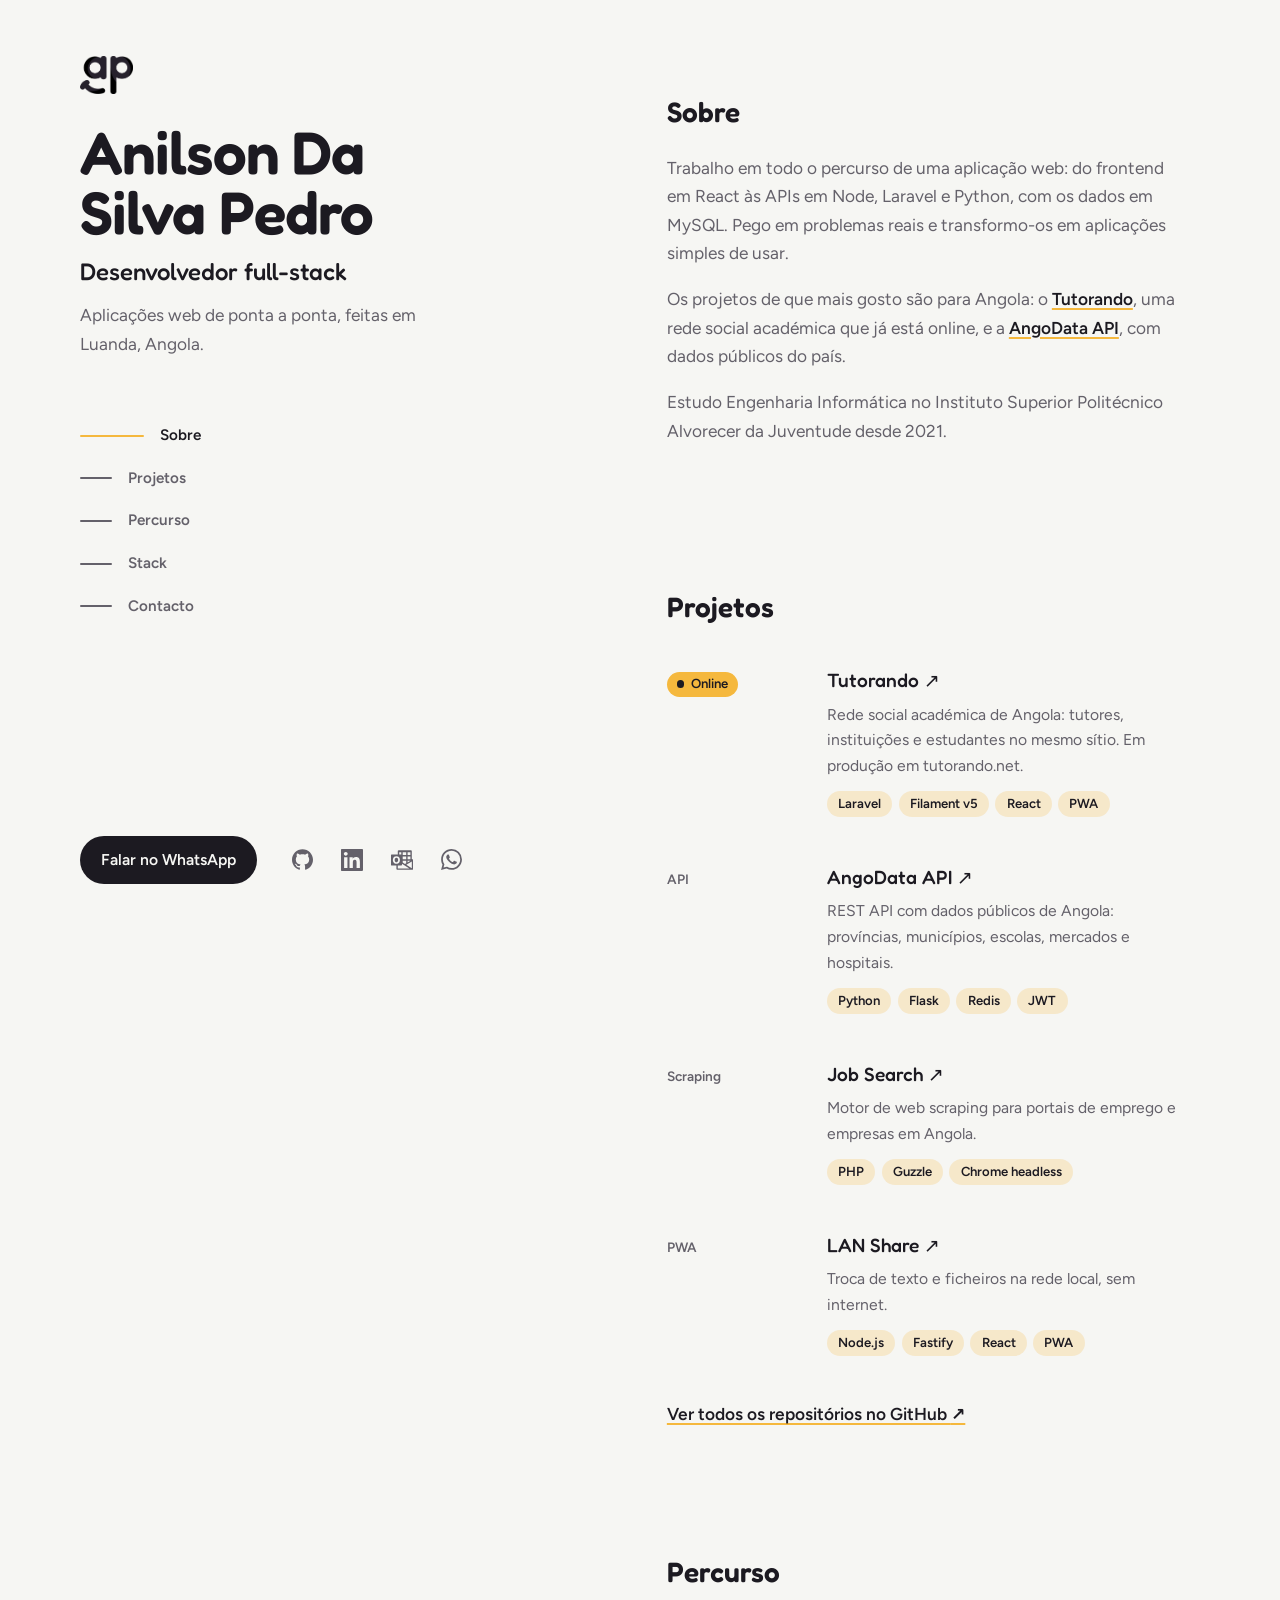
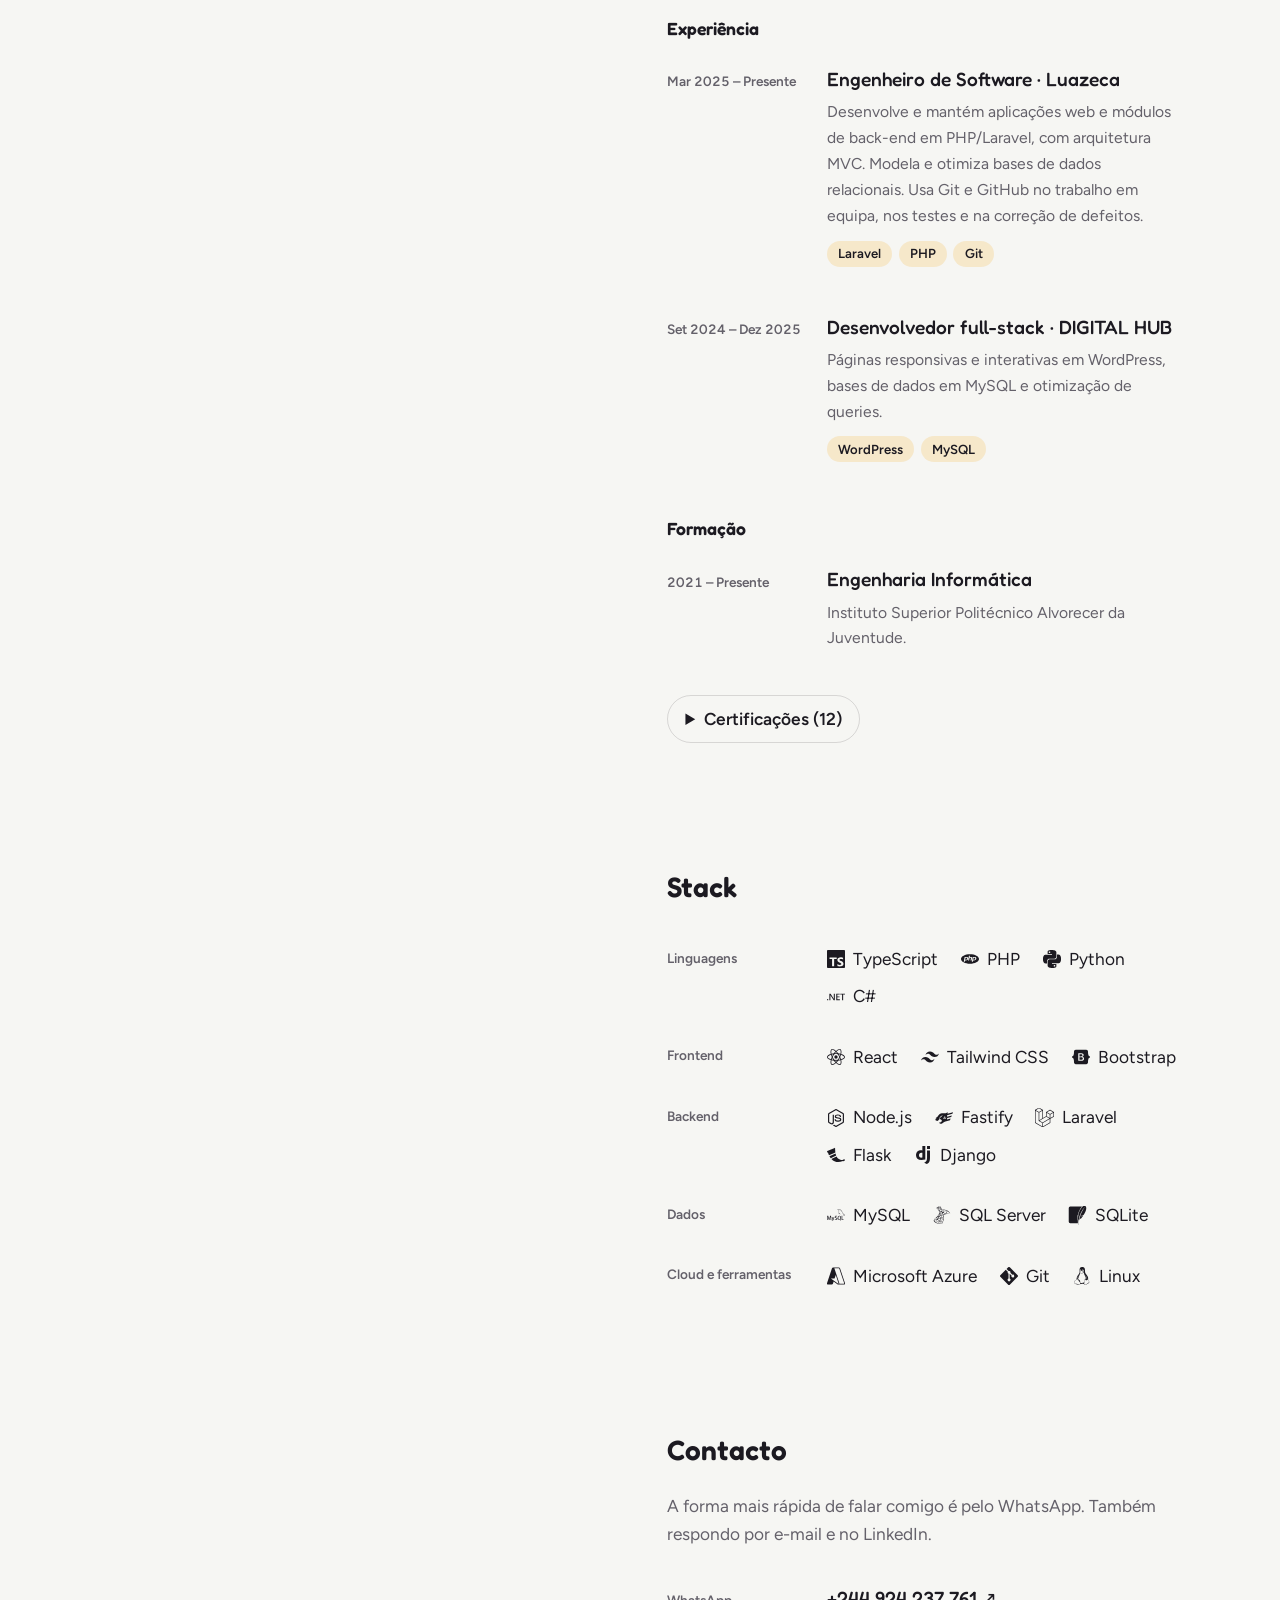
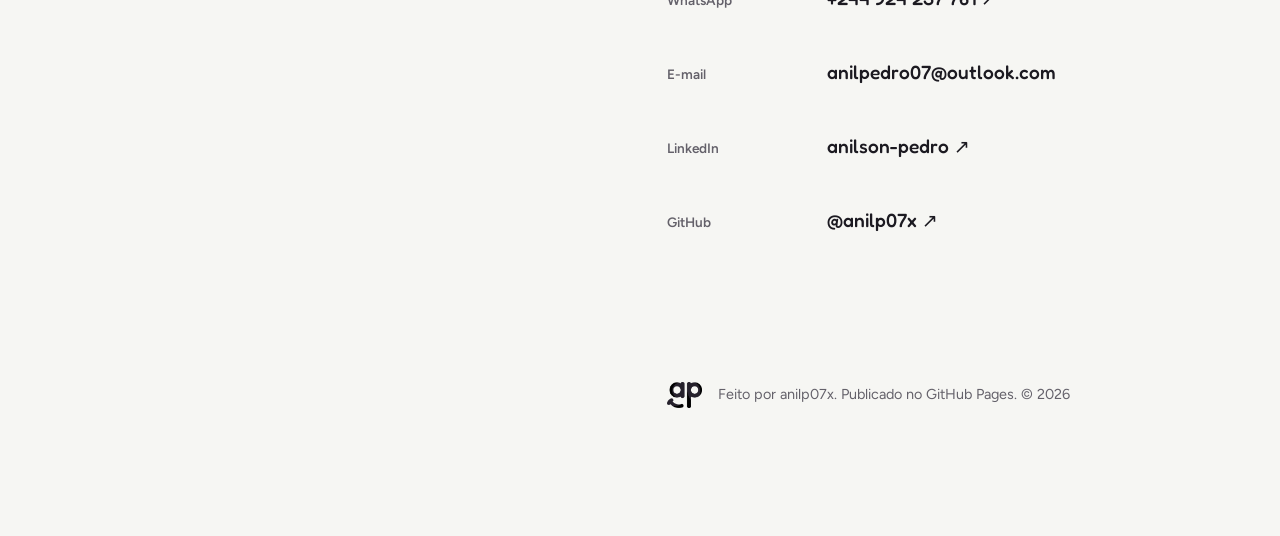
<file: index.html>
<!doctype html>
<html lang="pt-AO">
<head>
  <meta charset="utf-8">
  <meta name="viewport" content="width=device-width, initial-scale=1">
  <title>Anilson Da Silva Pedro — Desenvolvedor full-stack em Luanda, Angola</title>
  <meta name="description" content="Anilson Da Silva Pedro, engenheiro de software full-stack em Luanda, Angola. Laravel, PHP, React e Python. Criador do Tutorando e da AngoData API.">
  <meta name="author" content="Anilson Da Silva Pedro">
  <meta name="robots" content="index, follow, max-image-preview:large">
  <meta name="theme-color" content="#f6f6f3" media="(prefers-color-scheme: light)">
  <meta name="theme-color" content="#121015" media="(prefers-color-scheme: dark)">

  <!-- Verificação da propriedade no Google Search Console: fica no princípio do
       <head> de propósito, onde o Google a lê. A mesma propriedade também
       verifica pelo ficheiro google8ca342e5a76c39f2.html na raiz — basta que
       uma das duas continue a existir. -->
  <meta name="google-site-verification" content="eQ0TmSdsXyrYPNdMX5EvWodvSSLowrnQVRXegZbuZMs" />

  <!-- Publicado como site de utilizador: o repositório anilp07x.github.io
       serve este endereço na raiz. -->
  <link rel="canonical" href="https://anilp07x.github.io/">
  <meta property="og:type" content="profile">
  <meta property="og:site_name" content="Anilson Da Silva Pedro">
  <meta property="og:locale" content="pt_AO">
  <meta property="og:title" content="Anilson Da Silva Pedro — Desenvolvedor full-stack em Luanda, Angola">
  <meta property="og:description" content="Aplicações web de ponta a ponta, de Laravel e PHP a React e Python. Criador do Tutorando e da AngoData API.">
  <meta property="profile:first_name" content="Anilson">
  <meta property="profile:last_name" content="Da Silva Pedro">
  <meta property="og:url" content="https://anilp07x.github.io/">
  <!-- Cartão de partilha: a imagem é gerada a partir do logo (1200×630, papel
       e tinta). Sem ela o WhatsApp e o LinkedIn partilham texto sem nenhuma
       imagem. Endereço a atualizar com os de cima, se o site mudar. -->
  <meta property="og:image" content="https://anilp07x.github.io/og.png?v=2">
  <meta property="og:image:width" content="1200">
  <meta property="og:image:height" content="630">
  <meta property="og:image:alt" content="Anilson Da Silva Pedro — Desenvolvedor full-stack, Luanda, Angola">
  <meta name="twitter:card" content="summary_large_image">
  <meta name="twitter:title" content="Anilson Da Silva Pedro — Desenvolvedor full-stack em Luanda, Angola">
  <meta name="twitter:description" content="Aplicações web de ponta a ponta, de Laravel e PHP a React e Python. Luanda, Angola.">
  <meta name="twitter:image:alt" content="Anilson Da Silva Pedro — Desenvolvedor full-stack, Luanda, Angola">
  <meta name="twitter:image" content="https://anilp07x.github.io/og.png?v=2">

  <link rel="icon" href="favicon.png" type="image/png" sizes="192x192">
  <link rel="apple-touch-icon" href="favicon.png">
  <link rel="preload" href="assets/fonts/fredoka.woff2" as="font" type="font/woff2" crossorigin>
  <link rel="preload" href="assets/fonts/figtree.woff2" as="font" type="font/woff2" crossorigin>
  <link rel="stylesheet" href="assets/css/style.css">

  <!-- Dados estruturados: dizem ao Google quem é a pessoa, onde trabalha,
       onde estuda e quais os perfis que são dela. Manter igual ao que a
       página mostra (Percurso, Stack, Contacto). -->
  <script type="application/ld+json">
  {
    "@context": "https://schema.org",
    "@graph": [
      {
        "@type": "WebSite",
        "@id": "https://anilp07x.github.io/#site",
        "url": "https://anilp07x.github.io/",
        "name": "Anilson Da Silva Pedro",
        "inLanguage": "pt-AO",
        "publisher": { "@id": "https://anilp07x.github.io/#pessoa" }
      },
      {
        "@type": "ProfilePage",
        "@id": "https://anilp07x.github.io/#pagina",
        "url": "https://anilp07x.github.io/",
        "name": "Anilson Da Silva Pedro — Desenvolvedor full-stack em Luanda, Angola",
        "description": "Anilson Da Silva Pedro, engenheiro de software full-stack em Luanda, Angola. Laravel, PHP, React e Python. Criador do Tutorando e da AngoData API.",
        "inLanguage": "pt-AO",
        "isPartOf": { "@id": "https://anilp07x.github.io/#site" },
        "mainEntity": { "@id": "https://anilp07x.github.io/#pessoa" }
      },
      {
        "@type": "Person",
        "@id": "https://anilp07x.github.io/#pessoa",
        "name": "Anilson Da Silva Pedro",
        "givenName": "Anilson",
        "familyName": "Da Silva Pedro",
        "jobTitle": "Engenheiro de Software",
        "description": "Desenvolvedor full-stack em Luanda, Angola.",
        "url": "https://anilp07x.github.io/",
        "image": "https://anilp07x.github.io/og.png?v=2",
        "email": "mailto:anilpedro07@outlook.com",
        "address": { "@type": "PostalAddress", "addressLocality": "Luanda", "addressCountry": "AO" },
        "worksFor": { "@type": "Organization", "name": "Luazeca" },
        "alumniOf": { "@type": "CollegeOrUniversity", "name": "Instituto Superior Politécnico Alvorecer da Juventude" },
        "sameAs": ["https://github.com/anilp07x", "https://www.linkedin.com/in/anilson-pedro"],
        "knowsAbout": ["Laravel", "Filament", "PHP", "React", "TypeScript", "Node.js", "Fastify", "Python", "Flask", "Django", "MySQL", "Tailwind CSS", "C#", "PWA"]
      }
    ]
  }
  </script>
</head>
<body>
  <a class="skip" href="#conteudo">Saltar para o conteúdo</a>

  <!-- Luz que segue o cursor (só com rato e movimento normal; ver main.js). -->
  <div class="spotlight" aria-hidden="true"></div>

  <div class="page">
    <!-- Coluna da esquerda: fica parada no ecrã largo enquanto o conteúdo
         rola ao lado. No ecrã estreito é só o topo da página. -->
    <header class="side">
      <div>
        <a class="side__logo" href="#conteudo">
          <img src="logo.png" alt="Anilson Da Silva Pedro, início" width="505" height="367">
        </a>
        <h1 class="side__name">Anilson Da Silva Pedro</h1>
        <p class="side__role">Desenvolvedor <span class="nowrap">full-stack</span></p>
        <p class="side__tagline">Aplicações web de ponta a ponta, feitas em Luanda, Angola.</p>

        <nav class="nav" aria-label="Secções">
          <ul>
            <li><a href="#sobre">Sobre</a></li>
            <li><a href="#projetos">Projetos</a></li>
            <li><a href="#percurso">Percurso</a></li>
            <li><a href="#stack">Stack</a></li>
            <li><a href="#contacto">Contacto</a></li>
          </ul>
        </nav>
      </div>

      <div class="side__foot">
        <a class="btn" href="https://wa.me/244924237761?text=Ol%C3%A1%20Anilson%2C%20vi%20o%20seu%20portf%C3%B3lio.">Falar no WhatsApp</a>
        <ul class="social" aria-label="Contactos">
          <li><a href="https://github.com/anilp07x" title="GitHub"><span class="icon icon--github" aria-hidden="true"></span><span class="sr-only">GitHub</span></a></li>
          <li><a href="https://www.linkedin.com/in/anilson-pedro" title="LinkedIn"><span class="icon icon--linkedin" aria-hidden="true"></span><span class="sr-only">LinkedIn</span></a></li>
          <li><a href="mailto:anilpedro07@outlook.com" title="E-mail"><span class="icon icon--outlook" aria-hidden="true"></span><span class="sr-only">E-mail</span></a></li>
          <li><a href="https://wa.me/244924237761" title="WhatsApp"><span class="icon icon--whatsapp" aria-hidden="true"></span><span class="sr-only">WhatsApp</span></a></li>
        </ul>
      </div>
    </header>

    <main class="content" id="conteudo" tabindex="-1">
      <section class="section" id="sobre" aria-labelledby="sobre-h">
        <h2 id="sobre-h">Sobre</h2>
        <div class="prose">
          <p>Trabalho em todo o percurso de uma aplicação web: do frontend em React às APIs em Node, Laravel e Python, com os dados em MySQL. Pego em problemas reais e transformo-os em aplicações simples de usar.</p>
          <p>Os projetos de que mais gosto são para Angola: o <a href="https://tutorando.net/">Tutorando</a>, uma rede social académica que já está online, e a <a href="https://github.com/anilp07x/angodata-api">AngoData API</a>, com dados públicos do país.</p>
          <p>Estudo Engenharia Informática no Instituto Superior Politécnico Alvorecer da Juventude desde 2021.</p>
        </div>
      </section>

      <section class="section" id="projetos" aria-labelledby="projetos-h">
        <h2 id="projetos-h">Projetos</h2>
        <!-- Cada entrada é um link inteiro. No ecrã largo, passar por uma
             entrada destaca-a e esbate as outras. -->
        <ol class="entries">
          <li>
            <a class="entry" href="https://tutorando.net/">
              <span class="entry__aside"><span class="badge">Online</span></span>
              <span class="entry__body">
                <span class="entry__title">Tutorando <span class="entry__arrow" aria-hidden="true">↗</span></span>
                <span class="entry__desc">Rede social académica de Angola: tutores, instituições e estudantes no mesmo sítio. Em produção em tutorando.net.</span>
                <span class="tags"><span>Laravel</span><span>Filament v5</span><span>React</span><span>PWA</span></span>
              </span>
            </a>
          </li>
          <li>
            <a class="entry" href="https://github.com/anilp07x/angodata-api">
              <span class="entry__aside">API</span>
              <span class="entry__body">
                <span class="entry__title">AngoData API <span class="entry__arrow" aria-hidden="true">↗</span></span>
                <span class="entry__desc">REST API com dados públicos de Angola: províncias, municípios, escolas, mercados e hospitais.</span>
                <span class="tags"><span>Python</span><span>Flask</span><span>Redis</span><span>JWT</span></span>
              </span>
            </a>
          </li>
          <li>
            <a class="entry" href="https://github.com/anilp07x/job-search">
              <span class="entry__aside">Scraping</span>
              <span class="entry__body">
                <span class="entry__title">Job Search <span class="entry__arrow" aria-hidden="true">↗</span></span>
                <span class="entry__desc">Motor de web scraping para portais de emprego e empresas em Angola.</span>
                <span class="tags"><span>PHP</span><span>Guzzle</span><span>Chrome headless</span></span>
              </span>
            </a>
          </li>
          <li>
            <a class="entry" href="https://github.com/anilp07x/lan-share">
              <span class="entry__aside">PWA</span>
              <span class="entry__body">
                <span class="entry__title">LAN Share <span class="entry__arrow" aria-hidden="true">↗</span></span>
                <span class="entry__desc">Troca de texto e ficheiros na rede local, sem internet.</span>
                <span class="tags"><span>Node.js</span><span>Fastify</span><span>React</span><span>PWA</span></span>
              </span>
            </a>
          </li>
        </ol>
        <p class="more"><a href="https://github.com/anilp07x">Ver todos os repositórios no GitHub <span aria-hidden="true">↗</span></a></p>
      </section>

      <!-- Percurso: os dados do CV. As entradas não são links, por isso não
           reagem ao hover. -->
      <section class="section" id="percurso" aria-labelledby="percurso-h">
        <h2 id="percurso-h">Percurso</h2>
        <h3 class="group">Experiência</h3>
        <ol class="entries">
          <li>
            <div class="entry entry--plain">
              <span class="entry__aside">Mar 2025 – Presente</span>
              <span class="entry__body">
                <span class="entry__title">Engenheiro de Software · Luazeca</span>
                <span class="entry__desc">Desenvolve e mantém aplicações web e módulos de back-end em PHP/Laravel, com arquitetura MVC. Modela e otimiza bases de dados relacionais. Usa Git e GitHub no trabalho em equipa, nos testes e na correção de defeitos.</span>
                <span class="tags"><span>Laravel</span><span>PHP</span><span>Git</span></span>
              </span>
            </div>
          </li>
          <li>
            <div class="entry entry--plain">
              <span class="entry__aside">Set 2024 – Dez 2025</span>
              <span class="entry__body">
                <span class="entry__title">Desenvolvedor full-stack · DIGITAL HUB</span>
                <span class="entry__desc">Páginas responsivas e interativas em WordPress, bases de dados em MySQL e otimização de queries.</span>
                <span class="tags"><span>WordPress</span><span>MySQL</span></span>
              </span>
            </div>
          </li>
        </ol>

        <h3 class="group">Formação</h3>
        <ol class="entries">
          <li>
            <div class="entry entry--plain">
              <span class="entry__aside">2021 – Presente</span>
              <span class="entry__body">
                <span class="entry__title">Engenharia Informática</span>
                <span class="entry__desc">Instituto Superior Politécnico Alvorecer da Juventude.</span>
              </span>
            </div>
          </li>
        </ol>

        <!-- As certificações ficam recolhidas: contam, mas não competem com
             a experiência e os projetos. -->
        <details class="certs">
          <summary>Certificações (12)</summary>
          <dl>
            <div>
              <dt><span class="icon icon--datacamp" aria-hidden="true"></span>DataCamp</dt>
              <dd>Understanding Microsoft Azure, Understanding Cloud Computing, Introduction to Python for Developers, Introduction to GitHub Concepts, Introduction to Shell.</dd>
            </div>
            <div>
              <dt><span class="icon icon--ibm" aria-hidden="true"></span>IBM</dt>
              <dd>SQL and Relational Database 101.</dd>
            </div>
            <div>
              <dt><span class="icon icon--anthropic" aria-hidden="true"></span>Anthropic</dt>
              <dd>Claude 101, Introduction to agent skills, Claude Code 101.</dd>
            </div>
            <div>
              <dt><span class="icon icon--microsoft" aria-hidden="true"></span>Microsoft e LinkedIn</dt>
              <dd>Fundamentos para Desenvolvimento de Software.</dd>
            </div>
            <div>
              <dt><span class="icon icon--freecodecamp" aria-hidden="true"></span>freeCodeCamp</dt>
              <dd>C# Fundamentals.</dd>
            </div>
            <div>
              <dt><span class="icon icon--hackerrank" aria-hidden="true"></span>HackerRank</dt>
              <dd>Python Fundamentals.</dd>
            </div>
          </dl>
        </details>
      </section>

      <section class="section" id="stack" aria-labelledby="stack-h">
        <h2 id="stack-h">Stack</h2>
        <!-- Logotipo e nome lado a lado: o nome lê-se sem hover, no toque e em
             papel; o logotipo é só reconhecimento (aria-hidden). -->
        <dl class="stack">
          <div>
            <dt>Linguagens</dt>
            <dd>
              <ul class="tech">
                <li><span class="icon icon--typescript" aria-hidden="true"></span>TypeScript</li>
                <li><span class="icon icon--php" aria-hidden="true"></span>PHP</li>
                <li><span class="icon icon--python" aria-hidden="true"></span>Python</li>
                <li><span class="icon icon--csharp" aria-hidden="true"></span>C#</li>
              </ul>
            </dd>
          </div>
          <div>
            <dt>Frontend</dt>
            <dd>
              <ul class="tech">
                <li><span class="icon icon--react" aria-hidden="true"></span>React</li>
                <li><span class="icon icon--tailwindcss" aria-hidden="true"></span>Tailwind CSS</li>
                <li><span class="icon icon--bootstrap" aria-hidden="true"></span>Bootstrap</li>
              </ul>
            </dd>
          </div>
          <div>
            <dt>Backend</dt>
            <dd>
              <ul class="tech">
                <li><span class="icon icon--nodejs" aria-hidden="true"></span>Node.js</li>
                <li><span class="icon icon--fastify" aria-hidden="true"></span>Fastify</li>
                <li><span class="icon icon--laravel" aria-hidden="true"></span>Laravel</li>
                <li><span class="icon icon--flask" aria-hidden="true"></span>Flask</li>
                <li><span class="icon icon--django" aria-hidden="true"></span>Django</li>
              </ul>
            </dd>
          </div>
          <div>
            <dt>Dados</dt>
            <dd>
              <ul class="tech">
                <li><span class="icon icon--mysql" aria-hidden="true"></span>MySQL</li>
                <li><span class="icon icon--sqlserver" aria-hidden="true"></span>SQL Server</li>
                <li><span class="icon icon--sqlite" aria-hidden="true"></span>SQLite</li>
              </ul>
            </dd>
          </div>
          <div>
            <dt>Cloud e ferramentas</dt>
            <dd>
              <ul class="tech">
                <li><span class="icon icon--azure" aria-hidden="true"></span>Microsoft Azure</li>
                <li><span class="icon icon--git" aria-hidden="true"></span>Git</li>
                <li><span class="icon icon--linux" aria-hidden="true"></span>Linux</li>
              </ul>
            </dd>
          </div>
        </dl>
      </section>

      <section class="section" id="contacto" aria-labelledby="contacto-h">
        <h2 id="contacto-h">Contacto</h2>
        <p class="prose">A forma mais rápida de falar comigo é pelo WhatsApp. Também respondo por e-mail e no LinkedIn.</p>
        <ul class="entries contacts">
          <li>
            <a class="entry" href="https://wa.me/244924237761">
              <span class="entry__aside">WhatsApp</span>
              <span class="entry__body"><span class="entry__title">+244 924 237 761 <span class="entry__arrow" aria-hidden="true">↗</span></span></span>
            </a>
          </li>
          <li>
            <a class="entry" href="mailto:anilpedro07@outlook.com">
              <span class="entry__aside">E-mail</span>
              <span class="entry__body"><span class="entry__title">anilpedro07@outlook.com</span></span>
            </a>
          </li>
          <li>
            <a class="entry" href="https://www.linkedin.com/in/anilson-pedro">
              <span class="entry__aside">LinkedIn</span>
              <span class="entry__body"><span class="entry__title">anilson-pedro <span class="entry__arrow" aria-hidden="true">↗</span></span></span>
            </a>
          </li>
          <li>
            <a class="entry" href="https://github.com/anilp07x">
              <span class="entry__aside">GitHub</span>
              <span class="entry__body"><span class="entry__title">@anilp07x <span class="entry__arrow" aria-hidden="true">↗</span></span></span>
            </a>
          </li>
        </ul>
      </section>

      <footer class="foot">
        <img class="foot__mark" src="logo.png" alt="" width="505" height="367">
        <p>Feito por anilp07x. Publicado no GitHub Pages. © <span id="year">2026</span></p>
      </footer>
    </main>
  </div>

  <script src="assets/js/main.js" defer></script>
</body>
</html>
</file>
<file: assets/css/style.css>
/* Portfólio — papel e tinta, com o calor do logótipo "ap": títulos em Fredoka
   (redonda e pesada como o monograma), texto em Figtree e um amarelo-sol nas
   pílulas, na navegação e no hover. Duas colunas no ecrã largo: a da
   esquerda fica parada, a da direita rola. */

/* Tipos de letra servidos pelo próprio site (SIL Open Font License), em
   versão variável e só com o alfabeto latino. */
@font-face {
  font-family: "Fredoka";
  src: url("../fonts/fredoka.woff2") format("woff2");
  font-weight: 300 700;
  font-display: swap;
}

@font-face {
  font-family: "Figtree";
  src: url("../fonts/figtree.woff2") format("woff2");
  font-weight: 300 900;
  font-display: swap;
}

:root {
  color-scheme: light dark;

  /* A tinta puxa ao violeta-escuro do logótipo. */
  --paper: #f6f6f3;
  --ink: #1c1a21;
  --muted: #64616a;
  --line: rgba(28, 26, 33, .14);

  /* Amarelo-sol: cheio nos botões e na navegação, diluído nas pílulas e no
     fundo do hover. O texto por cima é sempre a tinta (contraste garantido). */
  --sun: #f5b83d;
  --sun-wash: rgba(245, 184, 61, .22);
  --sun-glow: rgba(245, 184, 61, .16);
  --on-sun: #1c1a21;

  --bg: var(--paper);
  --fg: var(--ink);

  --display: "Fredoka", ui-rounded, system-ui, sans-serif;
  --sans: "Figtree", system-ui, -apple-system, "Segoe UI", Roboto, sans-serif;

  --radius: 10px;
  --ease: cubic-bezier(.2, .6, .2, 1);
}

@media (prefers-color-scheme: dark) {
  :root {
    --paper: #121015;
    --ink: #eeecf0;
    --muted: #a6a2ad;
    --line: rgba(238, 236, 240, .16);
    --sun-wash: rgba(245, 184, 61, .14);
    --sun-glow: rgba(245, 184, 61, .08);
  }
}

*, *::before, *::after { box-sizing: border-box; }

html { -webkit-text-size-adjust: 100%; }

@media (prefers-reduced-motion: no-preference) {
  html { scroll-behavior: smooth; }
}

body {
  margin: 0;
  background: var(--bg);
  color: var(--fg);
  font-family: var(--sans);
  font-size: clamp(1rem, .96rem + .18vw, 1.08rem);
  line-height: 1.65;
  -webkit-font-smoothing: antialiased;
}

a { color: inherit; text-underline-offset: .2em; }

::selection { background: var(--sun); color: var(--on-sun); }

.nowrap { white-space: nowrap; }

.sr-only {
  position: absolute;
  width: 1px;
  height: 1px;
  overflow: hidden;
  clip-path: inset(50%);
  white-space: nowrap;
}

/* ---------- luz do cursor ---------- */

/* Um brilho amarelo largo atrás de tudo, que segue o rato (main.js põe as
   coordenadas em --x/--y). Sem rato ou sem JS fica invisível. */
.spotlight {
  position: fixed;
  inset: 0;
  z-index: -1;
  pointer-events: none;
  opacity: 0;
  background: radial-gradient(560px circle at var(--x, 50%) var(--y, 50%), var(--sun-glow), transparent 70%);
  transition: opacity .4s var(--ease);
}

.spotlight.is-on { opacity: 1; }

/* ---------- grelha da página ---------- */

.page {
  max-width: 78rem;
  margin-inline: auto;
  padding-inline: clamp(1.25rem, 5vw, 6rem);
}

@media (min-width: 1024px) {
  .page {
    display: grid;
    grid-template-columns: minmax(0, 1fr) minmax(0, 1.1fr);
    gap: 4rem;
  }

  .side {
    position: sticky;
    top: 0;
    display: flex;
    flex-direction: column;
    justify-content: space-between;
    max-height: 100vh;
    padding-block: 6rem;
  }

  .content { padding-block: 6rem; }
}

/* ---------- coluna da esquerda ---------- */

.side { padding-block: 3.5rem 1rem; }

.side__logo { display: inline-flex; margin-bottom: 1.75rem; }

.side__logo img { display: block; width: auto; height: 2.4rem; }

/* O logo é tinta escura: no tema escuro passa a tinta clara (o invert puro
   deixava-o esverdeado). */
@media (prefers-color-scheme: dark) {
  .side__logo img,
  .foot__mark { filter: brightness(0) invert(.93); }
}

.side__name {
  margin: 0;
  font-family: var(--display);
  font-size: clamp(2.5rem, 1.6rem + 3.2vw, 3.75rem);
  font-weight: 600;
  line-height: 1;
  letter-spacing: -.015em;
  text-wrap: balance;
}

.side__role {
  margin: .9rem 0 0;
  font-family: var(--display);
  font-size: clamp(1.2rem, 1rem + .8vw, 1.5rem);
  font-weight: 500;
  line-height: 1.25;
}

.side__tagline {
  margin: .9rem 0 0;
  max-width: 24rem;
  color: var(--muted);
  text-wrap: pretty;
}

/* Navegação com um traço que cresce na secção ativa (e no hover). Só no
   ecrã largo: no estreito a página é uma coluna e lê-se de cima a baixo. */
.nav { display: none; }

@media (min-width: 1024px) {
  .nav { display: block; margin-top: 3.5rem; }
}

.nav ul { list-style: none; margin: 0; padding: 0; }

.nav a {
  display: inline-flex;
  align-items: center;
  gap: 1rem;
  padding-block: .55rem;
  font-weight: 600;
  font-size: .95rem;
  color: var(--muted);
  text-decoration: none;
  transition: color .2s var(--ease);
}

.nav a::before {
  content: "";
  width: 2rem;
  height: 2px;
  border-radius: 2px;
  background: currentColor;
  transition: width .25s var(--ease), background-color .2s var(--ease);
}

.nav a:hover,
.nav a.is-active { color: var(--fg); }

.nav a:hover::before,
.nav a.is-active::before { width: 4rem; }

.nav a.is-active::before { background: var(--sun); }

.side__foot {
  display: flex;
  flex-wrap: wrap;
  align-items: center;
  gap: 1rem 1.5rem;
  margin-top: 2rem;
}

/* Botão em pílula: o arredondado do logótipo. */
.btn {
  display: inline-block;
  padding: .7rem 1.3rem;
  border-radius: 999px;
  background: var(--fg);
  color: var(--bg);
  font-weight: 600;
  font-size: .98rem;
  text-decoration: none;
  transition: background-color .18s var(--ease), color .18s var(--ease);
}

@media (hover: hover) {
  .btn:hover { background: var(--sun); color: var(--on-sun); }
}

.btn:active { background: var(--sun); color: var(--on-sun); }

.social {
  display: flex;
  gap: .35rem;
  list-style: none;
  margin: 0;
  padding: 0;
}

/* Alvo de toque de 44px à volta de um ícone de 22px. */
.social a {
  display: grid;
  place-items: center;
  width: 2.75rem;
  height: 2.75rem;
  border-radius: 50%;
  color: var(--muted);
  transition: color .18s var(--ease), background-color .18s var(--ease);
}

.social a:hover { color: var(--fg); background: var(--sun-wash); }

/* ---------- conteúdo ---------- */

.content:focus { outline: none; }

/* No ecrã largo o primeiro bloco alinha pelo topo do nome. */
.section { padding-block: 0 5.5rem; scroll-margin-top: 1rem; }

@media (min-width: 1024px) {
  .section { padding-bottom: 8rem; scroll-margin-top: 6rem; }
}

/* No ecrã estreito o título da secção fica preso ao topo enquanto se lê. */
h2 {
  position: sticky;
  top: 0;
  z-index: 2;
  margin: 0 calc(-1 * clamp(1.25rem, 5vw, 6rem)) 1.25rem;
  padding: .9rem clamp(1.25rem, 5vw, 6rem);
  background: color-mix(in srgb, var(--bg) 88%, transparent);
  -webkit-backdrop-filter: blur(8px);
          backdrop-filter: blur(8px);
  font-family: var(--display);
  font-size: 1.5rem;
  font-weight: 600;
  line-height: 1.2;
}

@media (min-width: 1024px) {
  h2 {
    position: static;
    margin: 0 0 1.5rem;
    padding: 0 0 0 1.25rem;
    background: none;
    -webkit-backdrop-filter: none;
            backdrop-filter: none;
    font-size: 1.75rem;
  }
}

.prose { color: var(--muted); max-width: 62ch; }

.prose p { margin: 0 0 1.1rem; }

.prose a {
  color: var(--fg);
  font-weight: 600;
  text-decoration-color: var(--sun);
  text-decoration-thickness: 2px;
}

.prose a:hover { background: var(--sun-wash); }

@media (min-width: 1024px) {
  #sobre .prose,
  #contacto .prose { padding-inline: 1.25rem; }
}

/* ---------- entradas (projetos, percurso, contactos) ---------- */

/* Subtítulos dentro de uma secção (Experiência, Formação), alinhados com o
   texto das entradas. */
.group {
  margin: 0 0 .25rem;
  padding-inline: 1.25rem;
  font-family: var(--display);
  font-size: 1.1rem;
  font-weight: 600;
}

.entries + .group { margin-top: 2rem; }

@media (max-width: 560px) {
  .group { padding-inline: 0; }
}

.entries {
  display: grid;
  gap: .5rem;
  list-style: none;
  margin: 0;
  padding: 0;
}

/* Coluna lateral estreita (datas, tipo) e corpo. O padding interior é o
   espaço do fundo do hover; a margem negativa no ecrã largo mantém o texto
   alinhado com o resto da coluna. */
.entry {
  display: grid;
  grid-template-columns: 8.5rem minmax(0, 1fr);
  gap: .25rem 1.5rem;
  padding: 1.25rem;
  border-radius: var(--radius);
  text-decoration: none;
  color: inherit;
  transition: background-color .2s var(--ease), opacity .2s var(--ease);
}

.entry__aside {
  padding-top: .2rem;
  font-size: .85rem;
  font-weight: 600;
  font-variant-numeric: tabular-nums;
  color: var(--muted);
}

.entry__body { display: grid; gap: .45rem; min-width: 0; }

.entry__title {
  font-family: var(--display);
  font-size: 1.2rem;
  font-weight: 500;
  line-height: 1.3;
  overflow-wrap: anywhere;
}

.entry__arrow {
  display: inline-block;
  font-family: var(--sans);
  transition: transform .2s var(--ease);
}

.entry__desc { font-size: .98rem; color: var(--muted); }

.tags {
  display: flex;
  flex-wrap: wrap;
  gap: .4rem;
  margin-top: .3rem;
}

.tags > span {
  padding: .2rem .7rem;
  border-radius: 999px;
  background: var(--sun-wash);
  font-size: .82rem;
  font-weight: 600;
  line-height: 1.5;
}

.badge {
  display: inline-flex;
  align-items: center;
  gap: .4rem;
  padding: .1rem .65rem;
  border-radius: 999px;
  background: var(--sun);
  color: var(--on-sun);
  font-size: .82rem;
}

.badge::before {
  content: "";
  width: .45rem;
  height: .45rem;
  border-radius: 50%;
  background: currentColor;
}

/* Hover: a entrada ganha um fundo de sol diluído, a seta avança e as
   outras entradas da mesma lista esbatem-se. Só com rato. */
@media (hover: hover) and (pointer: fine) {
  .entry:not(.entry--plain):hover { background: var(--sun-wash); }

  .entry:not(.entry--plain):hover .entry__arrow { transform: translate(.15rem, -.15rem); }

  .entries:has(.entry:not(.entry--plain):hover) > li:not(:hover) { opacity: .5; }
}

.entries > li { transition: opacity .2s var(--ease); }

.entry:not(.entry--plain):active { background: var(--sun-wash); }

.entry:focus-visible {
  background: var(--sun-wash);
  outline: 2px solid var(--fg);
  outline-offset: 2px;
}

/* No ecrã estreito a coluna lateral passa para cima do corpo; a margem
   negativa deixa o texto alinhado e o fundo do toque com folga. */
@media (max-width: 560px) {
  .entry {
    grid-template-columns: 1fr;
    margin-inline: -.75rem;
    padding: 1rem .75rem;
  }

  .more { padding-inline: 0; }
}

.contacts .entry { align-items: baseline; }

.more { margin: 1.5rem 0 0; padding-inline: 1.25rem; }

.more a {
  font-weight: 600;
  text-decoration-color: var(--sun);
  text-decoration-thickness: 2px;
}

/* ---------- certificações ---------- */

.certs {
  margin-top: 1.5rem;
  padding-inline: 1.25rem;
}

.certs summary {
  width: fit-content;
  padding: .55rem 1.1rem;
  border: 1.5px solid var(--line);
  border-radius: 999px;
  font-weight: 600;
  cursor: pointer;
  transition: background-color .18s var(--ease), border-color .18s var(--ease);
}

.certs summary:hover { background: var(--sun-wash); border-color: transparent; }

.certs[open] summary { margin-bottom: 1rem; }

.certs dl { display: grid; gap: 1rem; margin: 0; }

.certs dl > div {
  display: grid;
  grid-template-columns: 11rem minmax(0, 1fr);
  gap: .25rem 1.5rem;
}

.certs dt {
  display: flex;
  align-items: center;
  align-self: start;
  gap: .5rem;
  font-weight: 600;
}

.certs dd { margin: 0; font-size: .95rem; color: var(--muted); }

/* ---------- stack ---------- */

.stack { margin: 0; }

.stack > div {
  display: grid;
  grid-template-columns: 8.5rem minmax(0, 1fr);
  gap: .5rem 1.5rem;
  padding: 1rem 1.25rem;
}

.stack dt {
  padding-top: .1rem;
  font-size: .85rem;
  font-weight: 600;
  color: var(--muted);
}

.stack dd { margin: 0; }

.tech {
  display: flex;
  flex-wrap: wrap;
  gap: .55rem 1.4rem;
  margin: 0;
  padding: 0;
  list-style: none;
}

.tech li {
  display: inline-flex;
  align-items: center;
  gap: .5rem;
}

.tech .icon { width: 1.15rem; height: 1.15rem; }

@media (max-width: 560px) {
  .stack > div,
  .certs dl > div { grid-template-columns: 1fr; padding-inline: 0; }

  .certs { padding-inline: 0; }
}

/* Ícones: o desenho vem de uma máscara SVG em data URI (um url() para um
   ficheiro .svg externo não carrega a partir de file://). Herdam a cor do
   texto por currentColor, logo servem os dois temas sem filtros. Os SVG são
   do simple-icons (24×24, monocromáticos). São sempre decorativos: o nome
   está no texto ao lado (ou num .sr-only, nos atalhos sociais). */
.icon {
  --icon: "";
  position: relative;
  display: inline-flex;
  flex: none;
  width: 1.35rem;
  height: 1.35rem;
}

.icon::before {
  content: "";
  position: absolute;
  inset: 0;
  background-color: currentColor;
  -webkit-mask-image: var(--icon);
          mask-image: var(--icon);
  -webkit-mask-repeat: no-repeat;
          mask-repeat: no-repeat;
  -webkit-mask-position: center;
          mask-position: center;
  -webkit-mask-size: contain;
          mask-size: contain;
}

/* Sem suporte a mask o ::before seria um quadrado cheio; o nome já está ao
   lado, por isso o ícone simplesmente sai. */
@supports not ((-webkit-mask-image: url("a")) or (mask-image: url("a"))) {
  .icon { display: none; }
}

.icon--anthropic         { --icon: url("data:image/svg+xml,%3Csvg xmlns='http://www.w3.org/2000/svg' viewBox='0 0 24 24'%3E%3Cpath d='M17.3041 3.541h-3.6718l6.696 16.918H24Zm-10.6082 0L0 20.459h3.7442l1.3693-3.5527h7.0052l1.3693 3.5528h3.7442L10.5363 3.5409Zm-.3712 10.2232 2.2914-5.9456 2.2914 5.9456Z'/%3E%3C/svg%3E"); }
.icon--azure             { --icon: url("data:image/svg+xml,%3Csvg xmlns='http://www.w3.org/2000/svg' viewBox='0 0 24 24'%3E%3Cpath d='M22.379 23.343a1.62 1.62 0 0 0 1.536-2.14v.002L17.35 1.76A1.62 1.62 0 0 0 15.816.657H8.184A1.62 1.62 0 0 0 6.65 1.76L.086 21.204a1.62 1.62 0 0 0 1.536 2.139h4.741a1.62 1.62 0 0 0 1.535-1.103l.977-2.892 4.947 3.675c.28.208.618.32.966.32m-3.084-12.531 3.624 10.739a.54.54 0 0 1-.51.713v-.001h-.03a.54.54 0 0 1-.322-.106l-9.287-6.9h4.853m6.313 7.006c.116-.326.13-.694.007-1.058L9.79 1.76a1.722 1.722 0 0 0-.007-.02h6.034a.54.54 0 0 1 .512.366l6.562 19.445a.54.54 0 0 1-.338.684'/%3E%3C/svg%3E"); }
.icon--bootstrap         { --icon: url("data:image/svg+xml,%3Csvg xmlns='http://www.w3.org/2000/svg' viewBox='0 0 24 24'%3E%3Cpath d='M11.77 11.24H9.956V8.202h2.152c1.17 0 1.834.522 1.834 1.466 0 1.008-.773 1.572-2.174 1.572zm.324 1.206H9.957v3.348h2.231c1.459 0 2.232-.585 2.232-1.685s-.795-1.663-2.326-1.663zM24 11.39v1.218c-1.128.108-1.817.944-2.226 2.268-.407 1.319-.463 2.937-.42 4.186.045 1.3-.968 2.5-2.337 2.5H4.985c-1.37 0-2.383-1.2-2.337-2.5.043-1.249-.013-2.867-.42-4.186-.41-1.324-1.1-2.16-2.228-2.268V11.39c1.128-.108 1.819-.944 2.227-2.268.408-1.319.464-2.937.42-4.186-.045-1.3.968-2.5 2.338-2.5h14.032c1.37 0 2.382 1.2 2.337 2.5-.043 1.249.013 2.867.42 4.186.409 1.324 1.098 2.16 2.226 2.268zm-7.927 2.817c0-1.354-.953-2.333-2.368-2.488v-.057c1.04-.169 1.856-1.135 1.856-2.213 0-1.537-1.213-2.538-3.062-2.538h-4.16v10.172h4.181c2.218 0 3.553-1.086 3.553-2.876z'/%3E%3C/svg%3E"); }
.icon--csharp            { --icon: url("data:image/svg+xml,%3Csvg xmlns='http://www.w3.org/2000/svg' viewBox='0 0 24 24'%3E%3Cpath d='M24 8.77h-2.468v7.565h-1.425V8.77h-2.462V7.53H24zm-6.852 7.565h-4.821V7.53h4.63v1.24h-3.205v2.494h2.953v1.234h-2.953v2.604h3.396zm-6.708 0H8.882L4.78 9.863a2.896 2.896 0 0 1-.258-.51h-.036c.032.189.048.592.048 1.21v5.772H3.157V7.53h1.659l3.965 6.32c.167.261.275.442.323.54h.024c-.04-.233-.06-.629-.06-1.185V7.529h1.372zm-8.703-.693a.868.829 0 0 1-.869.829.868.829 0 0 1-.868-.83.868.829 0 0 1 .868-.828.868.829 0 0 1 .869.829Z'/%3E%3C/svg%3E"); }
.icon--datacamp          { --icon: url("data:image/svg+xml,%3Csvg xmlns='http://www.w3.org/2000/svg' viewBox='0 0 24 24'%3E%3Cpath d='M12.946 18.151v-5.239L21.209 8.2 19.2 7.048l-6.254 3.567V5.36c0-.356-.192-.689-.5-.866L4.922.177a1.434 1.434 0 0 0-1.455.044 1.438 1.438 0 0 0-.676 1.224v14.777A1.44 1.44 0 0 0 4.92 17.49l6.032-3.44v4.683a1 1 0 0 0 .504.867l7.73 4.4 2.01-1.152-8.25-4.697zM10.953 5.938v5.814L4.785 15.27V2.4l6.168 3.539v-.001z'/%3E%3C/svg%3E"); }
.icon--django            { --icon: url("data:image/svg+xml,%3Csvg xmlns='http://www.w3.org/2000/svg' viewBox='0 0 24 24'%3E%3Cpath d='M11.146 0h3.924v18.166c-2.013.382-3.491.535-5.096.535-4.791 0-7.288-2.166-7.288-6.32 0-4.002 2.65-6.6 6.753-6.6.637 0 1.121.05 1.707.203zm0 9.143a3.894 3.894 0 00-1.325-.204c-1.988 0-3.134 1.223-3.134 3.365 0 2.09 1.096 3.236 3.109 3.236.433 0 .79-.025 1.35-.102V9.142zM21.314 6.06v9.098c0 3.134-.229 4.638-.917 5.937-.637 1.249-1.478 2.039-3.211 2.905l-3.644-1.733c1.733-.815 2.574-1.53 3.109-2.625.561-1.121.739-2.421.739-5.835V6.059h3.924zM17.39.021h3.924v4.026H17.39z'/%3E%3C/svg%3E"); }
.icon--fastify           { --icon: url("data:image/svg+xml,%3Csvg xmlns='http://www.w3.org/2000/svg' viewBox='0 0 24 24'%3E%3Cpath d='M23.245 6.49L24 4.533l-.031-.121-7.473 1.967c.797-1.153.523-2.078.523-2.078s-2.387 1.524-4.193 1.485c-1.804-.04-2.387-.52-5.155.362-2.768.882-3.551 3.59-4.351 4.173-.804.583-3.32 2.477-3.32 2.477l.006.034 2.27-.724s-.622.585-1.945 2.37l-.062-.057.002.011s1.064 1.626 2.107 1.324a2.14 2.14 0 0 0 .353-.147c.419.234.967.463 1.572.525 0 0-.41-.475-.752-1.017l.238-.154.865.318-.096-.812c.003-.003.006-.003.008-.006l.849.311-.105-.738a5.65 5.65 0 0 1 .322-.158l.885-3.345 3.662-2.497-.291.733c-.741 1.826-2.135 2.256-2.135 2.256l-.582.22c-.433.512-.614.637-.764 2.353.348-.088.682-.107.984-.028 1.564.421 2.107 2.307 1.685 2.827-.104.13-.356.354-.673.617H7.77l-.008.514-.065.051h-.645l-.009.504-.17.127c-.607.011-1.373-.518-1.373-.518 0 .481.401 1.225.401 1.225l.07-.034-.061.045s1.625 1.083 2.646.681c.91-.356 3.263-2.213 5.296-3.093l6.15-1.62.811-2.1-4.688 1.235v-1.889l5.5-1.448.811-2.1-6.31 1.662V8.367zm-11.163 4l1.459-.384.02.074-.455 1.179-1.513.398zm.503 2.526l-1.512.398.489-1.266 1.459-.385.02.074zm1.971-.424l-1.513.398.49-1.266 1.459-.385.02.073Z'/%3E%3C/svg%3E"); }
.icon--flask             { --icon: url("data:image/svg+xml,%3Csvg xmlns='http://www.w3.org/2000/svg' viewBox='0 0 24 24'%3E%3Cpath d='M10.773 2.878c-.013 1.434.322 4.624.445 5.734l-8.558 3.83c-.56-.959-.98-2.304-1.237-3.38l-.06.027c-.205.09-.406.053-.494-.088l-.011-.018-.82-1.506c-.058-.105-.05-.252.024-.392a.78.78 0 0 1 .358-.331l9.824-4.207c.146-.064.299-.063.4.004.106.062.127.128.13.327Zm.68 7c.523 1.97.675 2.412.832 2.818l-7.263 3.7a19.35 19.35 0 0 1-1.81-2.83l8.24-3.689Zm12.432 8.786h.003c.283.402-.047.657-.153.698l-.947.37c.037.125.035.319-.217.414l-.736.287c-.229.09-.398-.059-.42-.2l-.025-.125c-4.427 1.784-7.94 1.685-10.696.647-1.981-.745-3.576-1.983-4.846-3.379l6.948-3.54c.721 1.431 1.586 2.454 2.509 3.178 2.086 1.638 4.415 1.712 5.793 1.563l-.047-.233c-.015-.077.007-.135.086-.165l.734-.288a.302.302 0 0 1 .342.086l.748-.288a.306.306 0 0 1 .341.086l.583.89Z'/%3E%3C/svg%3E"); }
.icon--freecodecamp      { --icon: url("data:image/svg+xml,%3Csvg xmlns='http://www.w3.org/2000/svg' viewBox='0 0 24 24'%3E%3Cpath d='M19.885 3.906a.621.621 0 00-.354.12c-.08.08-.161.196-.161.313 0 .2.236.474.673.923 1.822 1.754 2.738 3.903 2.732 6.494-.007 2.867-.97 5.17-2.844 6.954-.394.353-.556.63-.557.867 0 .116.08.237.16.353.076.08.237.162.353.162.434 0 1.04-.512 1.833-1.509 1.542-1.89 2.24-3.978 2.279-6.824.036-2.847-.857-4.777-2.603-6.77-.63-.712-1.153-1.082-1.511-1.083zm-15.769.002c-.358 0-.882.37-1.51 1.083C.858 6.984-.035 8.914.001 11.761c.04 2.846.737 4.933 2.28 6.824.791.997 1.398 1.51 1.832 1.509a.573.573 0 00.352-.162c.08-.116.16-.237.16-.353 0-.237-.162-.514-.556-.866-1.873-1.785-2.837-4.087-2.844-6.955-.006-2.591.91-4.74 2.732-6.494.437-.449.674-.722.673-.923 0-.117-.08-.233-.161-.313a.621.621 0 00-.354-.12zm7.056.895s.655 2.081-2.649 6.727c-3.156 4.433 1.045 7.15 1.432 7.386-.281-.18-2.001-1.5.402-5.423.466-.77 1.076-1.47 1.834-3.041 0 0 .67.946.32 2.998-.523 3.101 2.271 2.214 2.314 2.257.976 1.15-.808 3.17-.917 3.233-.108.061 5.096-3.13 1.399-7.935-.253.253-.582 1.442-1.267 1.266-.684-.174 2.125-3.494-2.868-7.468zM9.955 18.916c.023.016.038.024.038.024l-.038-.024z'/%3E%3C/svg%3E"); }
.icon--git               { --icon: url("data:image/svg+xml,%3Csvg xmlns='http://www.w3.org/2000/svg' viewBox='0 0 24 24'%3E%3Cpath d='M13.09 23.549a1.54 1.54 0 0 1-2.18 0L.451 13.089a1.54 1.54 0 0 1 0-2.179l7.191-7.19 2.733 2.733a1.85 1.85 0 0 0 .964 2.326v6.66a1.849 1.849 0 1 0 1.54 0V8.957l2.508 2.508a1.85 1.85 0 1 0 1.09-1.09l-2.634-2.634a1.85 1.85 0 0 0-2.378-2.377L8.73 2.63 10.91.451a1.54 1.54 0 0 1 2.179 0l10.459 10.46a1.54 1.54 0 0 1 0 2.179z'/%3E%3C/svg%3E"); }
.icon--github            { --icon: url("data:image/svg+xml,%3Csvg xmlns='http://www.w3.org/2000/svg' viewBox='0 0 24 24'%3E%3Cpath d='M12 .297c-6.63 0-12 5.373-12 12 0 5.303 3.438 9.8 8.205 11.385.6.113.82-.258.82-.577 0-.285-.01-1.04-.015-2.04-3.338.724-4.042-1.61-4.042-1.61C4.422 18.07 3.633 17.7 3.633 17.7c-1.087-.744.084-.729.084-.729 1.205.084 1.838 1.236 1.838 1.236 1.07 1.835 2.809 1.305 3.495.998.108-.776.417-1.305.76-1.605-2.665-.3-5.466-1.332-5.466-5.93 0-1.31.465-2.38 1.235-3.22-.135-.303-.54-1.523.105-3.176 0 0 1.005-.322 3.3 1.23.96-.267 1.98-.399 3-.405 1.02.006 2.04.138 3 .405 2.28-1.552 3.285-1.23 3.285-1.23.645 1.653.24 2.873.12 3.176.765.84 1.23 1.91 1.23 3.22 0 4.61-2.805 5.625-5.475 5.92.42.36.81 1.096.81 2.22 0 1.606-.015 2.896-.015 3.286 0 .315.21.69.825.57C20.565 22.092 24 17.592 24 12.297c0-6.627-5.373-12-12-12'/%3E%3C/svg%3E"); }
.icon--hackerrank        { --icon: url("data:image/svg+xml,%3Csvg xmlns='http://www.w3.org/2000/svg' viewBox='0 0 24 24'%3E%3Cpath d='M0 0v24h24V0zm9.95 8.002h1.805c.061 0 .111.05.111.111v7.767c0 .061-.05.111-.11.111H9.95c-.061 0-.111-.05-.111-.11v-2.87H7.894v2.87c0 .06-.05.11-.11.11H5.976a.11.11 0 01-.11-.11V8.112c0-.06.05-.11.11-.11h1.806c.061 0 .11.05.11.11v2.869H9.84v-2.87c0-.06.05-.11.11-.11zm2.999 0h5.778c.061 0 .111.05.111.11v7.767a.11.11 0 01-.11.112h-5.78a.11.11 0 01-.11-.11V8.111c0-.06.05-.11.11-.11z'/%3E%3C/svg%3E"); }
.icon--ibm               { --icon: url("data:image/svg+xml,%3Csvg xmlns='http://www.w3.org/2000/svg' viewBox='0 0 24 24'%3E%3Cpath d='M23.544 15.993c.038 0 .06-.017.06-.053v-.036c0-.035-.022-.052-.06-.052h-.09v.14zm-.09.262h-.121v-.498h.225c.112 0 .169.066.169.157 0 .079-.036.129-.09.15l.111.19h-.133l-.092-.17h-.07zm.434-.222v-.062c0-.2-.157-.357-.363-.357a.355.355 0 00-.363.357v.062c0 .2.156.358.363.358a.355.355 0 00.363-.358zm-.838-.03c0-.28.212-.492.475-.492.264 0 .475.213.475.491 0 .279-.211.491-.475.491a.477.477 0 01-.475-.49zM16.21 8.13l-.216-.624h-3.56v.624zm.413 1.19l-.216-.623h-3.973v.624zm2.65 7.147h3.107v-.624h-3.108zm0-1.192h3.107v-.623h-3.108zm0-1.19h1.864v-.624h-1.865zm0-1.191h1.864v-.624h-1.865zm0-1.191h1.864v-.624h-3.555l-.175.504-.175-.504h-3.555v.624h1.865v-.574l.2.574h3.33l.2-.574zm1.864-1.815h-3.142l-.217.624h3.359zm-7.46 3.006h1.865v-.624h-1.865zm0 1.19h1.865v-.623h-1.865zm-1.243 1.191h3.108v-.623h-3.108zm0 1.192h3.108v-.624h-3.108zm6.386-8.961l-.216.624h3.776v-.624zm-.629 1.815h4.19v-.624h-3.974zm-4.514 1.19h3.359l-.216-.623h-3.143zm2.482 2.383h2.496l.218-.624h-2.932zm.417 1.19h1.662l.218-.623h-2.098zm.416 1.191h.83l.218-.623h-1.266zm.414 1.192l.217-.624h-.432zm-12.433-.006l4.578.006c.622 0 1.18-.237 1.602-.624h-6.18zm4.86-3v.624h2.092c0-.216-.03-.425-.083-.624zm-3.616.624h1.865v-.624H6.217zm3.617-3.573h2.008c.053-.199.083-.408.083-.624H9.834zm-3.617 0h1.865v-.624H6.217zM9.55 7.507H4.973v.624h6.18a2.36 2.36 0 00-1.602-.624zm2.056 1.191H4.973v.624h6.884a2.382 2.382 0 00-.25-.624zm-5.39 2.382v.624h4.87c.207-.176.382-.387.519-.624zm4.87 1.191h-4.87v.624h5.389a2.39 2.39 0 00-.519-.624zm-6.114 3.006h6.634c.11-.193.196-.402.25-.624H4.973zM0 8.13h4.352v-.624H0zm0 1.191h4.352v-.624H0zm1.243 1.191h1.865v-.624H1.243zm0 1.191h1.865v-.624H1.243zm0 1.19h1.865v-.623H1.243zm0 1.192h1.865v-.624H1.243zM0 15.276h4.352v-.623H0zm0 1.192h4.352v-.624H0Z'/%3E%3C/svg%3E"); }
.icon--laravel           { --icon: url("data:image/svg+xml,%3Csvg xmlns='http://www.w3.org/2000/svg' viewBox='0 0 24 24'%3E%3Cpath d='M23.642 5.43a.364.364 0 01.014.1v5.149c0 .135-.073.26-.189.326l-4.323 2.49v4.934a.378.378 0 01-.188.326L9.93 23.949a.316.316 0 01-.066.027c-.008.002-.016.008-.024.01a.348.348 0 01-.192 0c-.011-.002-.02-.008-.03-.012-.02-.008-.042-.014-.062-.025L.533 18.755a.376.376 0 01-.189-.326V2.974c0-.033.005-.066.014-.098.003-.012.01-.02.014-.032a.369.369 0 01.023-.058c.004-.013.015-.022.023-.033l.033-.045c.012-.01.025-.018.037-.027.014-.012.027-.024.041-.034H.53L5.043.05a.375.375 0 01.375 0L9.93 2.647h.002c.015.01.027.021.04.033l.038.027c.013.014.02.03.033.045.008.011.02.021.025.033.01.02.017.038.024.058.003.011.01.021.013.032.01.031.014.064.014.098v9.652l3.76-2.164V5.527c0-.033.004-.066.013-.098.003-.01.01-.02.013-.032a.487.487 0 01.024-.059c.007-.012.018-.02.025-.033.012-.015.021-.03.033-.043.012-.012.025-.02.037-.028.014-.01.026-.023.041-.032h.001l4.513-2.598a.375.375 0 01.375 0l4.513 2.598c.016.01.027.021.042.031.012.01.025.018.036.028.013.014.022.03.034.044.008.012.019.021.024.033.011.02.018.04.024.06.006.01.012.021.015.032zm-.74 5.032V6.179l-1.578.908-2.182 1.256v4.283zm-4.51 7.75v-4.287l-2.147 1.225-6.126 3.498v4.325zM1.093 3.624v14.588l8.273 4.761v-4.325l-4.322-2.445-.002-.003H5.04c-.014-.01-.025-.021-.04-.031-.011-.01-.024-.018-.035-.027l-.001-.002c-.013-.012-.021-.025-.031-.04-.01-.011-.021-.022-.028-.036h-.002c-.008-.014-.013-.031-.02-.047-.006-.016-.014-.027-.018-.043a.49.49 0 01-.008-.057c-.002-.014-.006-.027-.006-.041V5.789l-2.18-1.257zM5.23.81L1.47 2.974l3.76 2.164 3.758-2.164zm1.956 13.505l2.182-1.256V3.624l-1.58.91-2.182 1.255v9.435zm11.581-10.95l-3.76 2.163 3.76 2.163 3.759-2.164zm-.376 4.978L16.21 7.087 14.63 6.18v4.283l2.182 1.256 1.58.908zm-8.65 9.654l5.514-3.148 2.756-1.572-3.757-2.163-4.323 2.489-3.941 2.27z'/%3E%3C/svg%3E"); }
.icon--linkedin          { --icon: url("data:image/svg+xml,%3Csvg xmlns='http://www.w3.org/2000/svg' viewBox='0 0 24 24'%3E%3Cpath d='M20.447 20.452h-3.554v-5.569c0-1.328-.027-3.037-1.852-3.037-1.853 0-2.136 1.445-2.136 2.939v5.667H9.351V9h3.414v1.561h.046c.477-.9 1.637-1.85 3.37-1.85 3.601 0 4.267 2.37 4.267 5.455v6.286zM5.337 7.433c-1.144 0-2.063-.926-2.063-2.065 0-1.138.92-2.063 2.063-2.063 1.14 0 2.064.925 2.064 2.063 0 1.139-.925 2.065-2.064 2.065zm1.782 13.019H3.555V9h3.564v11.452zM22.225 0H1.771C.792 0 0 .774 0 1.729v20.542C0 23.227.792 24 1.771 24h20.451C23.2 24 24 23.227 24 22.271V1.729C24 .774 23.2 0 22.222 0h.003z'/%3E%3C/svg%3E"); }
.icon--linux             { --icon: url("data:image/svg+xml,%3Csvg xmlns='http://www.w3.org/2000/svg' viewBox='0 0 24 24'%3E%3Cpath d='M12.504 0c-.155 0-.315.008-.48.021-4.226.333-3.105 4.807-3.17 6.298-.076 1.092-.3 1.953-1.05 3.02-.885 1.051-2.127 2.75-2.716 4.521-.278.832-.41 1.684-.287 2.489a.424.424 0 00-.11.135c-.26.268-.45.6-.663.839-.199.199-.485.267-.797.4-.313.136-.658.269-.864.68-.09.189-.136.394-.132.602 0 .199.027.4.055.536.058.399.116.728.04.97-.249.68-.28 1.145-.106 1.484.174.334.535.47.94.601.81.2 1.91.135 2.774.6.926.466 1.866.67 2.616.47.526-.116.97-.464 1.208-.946.587-.003 1.23-.269 2.26-.334.699-.058 1.574.267 2.577.2.025.134.063.198.114.333l.003.003c.391.778 1.113 1.132 1.884 1.071.771-.06 1.592-.536 2.257-1.306.631-.765 1.683-1.084 2.378-1.503.348-.199.629-.469.649-.853.023-.4-.2-.811-.714-1.376v-.097l-.003-.003c-.17-.2-.25-.535-.338-.926-.085-.401-.182-.786-.492-1.046h-.003c-.059-.054-.123-.067-.188-.135a.357.357 0 00-.19-.064c.431-1.278.264-2.55-.173-3.694-.533-1.41-1.465-2.638-2.175-3.483-.796-1.005-1.576-1.957-1.56-3.368.026-2.152.236-6.133-3.544-6.139zm.529 3.405h.013c.213 0 .396.062.584.198.19.135.33.332.438.533.105.259.158.459.166.724 0-.02.006-.04.006-.06v.105a.086.086 0 01-.004-.021l-.004-.024a1.807 1.807 0 01-.15.706.953.953 0 01-.213.335.71.71 0 00-.088-.042c-.104-.045-.198-.064-.284-.133a1.312 1.312 0 00-.22-.066c.05-.06.146-.133.183-.198.053-.128.082-.264.088-.402v-.02a1.21 1.21 0 00-.061-.4c-.045-.134-.101-.2-.183-.333-.084-.066-.167-.132-.267-.132h-.016c-.093 0-.176.03-.262.132a.8.8 0 00-.205.334 1.18 1.18 0 00-.09.4v.019c.002.089.008.179.02.267-.193-.067-.438-.135-.607-.202a1.635 1.635 0 01-.018-.2v-.02a1.772 1.772 0 01.15-.768c.082-.22.232-.406.43-.533a.985.985 0 01.594-.2zm-2.962.059h.036c.142 0 .27.048.399.135.146.129.264.288.344.465.09.199.14.4.153.667v.004c.007.134.006.2-.002.266v.08c-.03.007-.056.018-.083.024-.152.055-.274.135-.393.2.012-.09.013-.18.003-.267v-.015c-.012-.133-.04-.2-.082-.333a.613.613 0 00-.166-.267.248.248 0 00-.183-.064h-.021c-.071.006-.13.04-.186.132a.552.552 0 00-.12.27.944.944 0 00-.023.33v.015c.012.135.037.2.08.334.046.134.098.2.166.268.01.009.02.018.034.024-.07.057-.117.07-.176.136a.304.304 0 01-.131.068 2.62 2.62 0 01-.275-.402 1.772 1.772 0 01-.155-.667 1.759 1.759 0 01.08-.668 1.43 1.43 0 01.283-.535c.128-.133.26-.2.418-.2zm1.37 1.706c.332 0 .733.065 1.216.399.293.2.523.269 1.052.468h.003c.255.136.405.266.478.399v-.131a.571.571 0 01.016.47c-.123.31-.516.643-1.063.842v.002c-.268.135-.501.333-.775.465-.276.135-.588.292-1.012.267a1.139 1.139 0 01-.448-.067 3.566 3.566 0 01-.322-.198c-.195-.135-.363-.332-.612-.465v-.005h-.005c-.4-.246-.616-.512-.686-.71-.07-.268-.005-.47.193-.6.224-.135.38-.271.483-.336.104-.074.143-.102.176-.131h.002v-.003c.169-.202.436-.47.839-.601.139-.036.294-.065.466-.065zm2.8 2.142c.358 1.417 1.196 3.475 1.735 4.473.286.534.855 1.659 1.102 3.024.156-.005.33.018.513.064.646-1.671-.546-3.467-1.089-3.966-.22-.2-.232-.335-.123-.335.59.534 1.365 1.572 1.646 2.757.13.535.16 1.104.021 1.67.067.028.135.06.205.067 1.032.534 1.413.938 1.23 1.537v-.043c-.06-.003-.12 0-.18 0h-.016c.151-.467-.182-.825-1.065-1.224-.915-.4-1.646-.336-1.77.465-.008.043-.013.066-.018.135-.068.023-.139.053-.209.064-.43.268-.662.669-.793 1.187-.13.533-.17 1.156-.205 1.869v.003c-.02.334-.17.838-.319 1.35-1.5 1.072-3.58 1.538-5.348.334a2.645 2.645 0 00-.402-.533 1.45 1.45 0 00-.275-.333c.182 0 .338-.03.465-.067a.615.615 0 00.314-.334c.108-.267 0-.697-.345-1.163-.345-.467-.931-.995-1.788-1.521-.63-.4-.986-.87-1.15-1.396-.165-.534-.143-1.085-.015-1.645.245-1.07.873-2.11 1.274-2.763.107-.065.037.135-.408.974-.396.751-1.14 2.497-.122 3.854a8.123 8.123 0 01.647-2.876c.564-1.278 1.743-3.504 1.836-5.268.048.036.217.135.289.202.218.133.38.333.59.465.21.201.477.335.876.335.039.003.075.006.11.006.412 0 .73-.134.997-.268.29-.134.52-.334.74-.4h.005c.467-.135.835-.402 1.044-.7zm2.185 8.958c.037.6.343 1.245.882 1.377.588.134 1.434-.333 1.791-.765l.211-.01c.315-.007.577.01.847.268l.003.003c.208.199.305.53.391.876.085.4.154.78.409 1.066.486.527.645.906.636 1.14l.003-.007v.018l-.003-.012c-.015.262-.185.396-.498.595-.63.401-1.746.712-2.457 1.57-.618.737-1.37 1.14-2.036 1.191-.664.053-1.237-.2-1.574-.898l-.005-.003c-.21-.4-.12-1.025.056-1.69.176-.668.428-1.344.463-1.897.037-.714.076-1.335.195-1.814.12-.465.308-.797.641-.984l.045-.022zm-10.814.049h.01c.053 0 .105.005.157.014.376.055.706.333 1.023.752l.91 1.664.003.003c.243.533.754 1.064 1.189 1.637.434.598.77 1.131.729 1.57v.006c-.057.744-.48 1.148-1.125 1.294-.645.135-1.52.002-2.395-.464-.968-.536-2.118-.469-2.857-.602-.369-.066-.61-.2-.723-.4-.11-.2-.113-.602.123-1.23v-.004l.002-.003c.117-.334.03-.752-.027-1.118-.055-.401-.083-.71.043-.94.16-.334.396-.4.69-.533.294-.135.64-.202.915-.47h.002v-.002c.256-.268.445-.601.668-.838.19-.201.38-.336.663-.336zm7.159-9.074c-.435.201-.945.535-1.488.535-.542 0-.97-.267-1.28-.466-.154-.134-.28-.268-.373-.335-.164-.134-.144-.333-.074-.333.109.016.129.134.199.2.096.066.215.2.36.333.292.2.68.467 1.167.467.485 0 1.053-.267 1.398-.466.195-.135.445-.334.648-.467.156-.136.149-.267.279-.267.128.016.034.134-.147.332a8.097 8.097 0 01-.69.468zm-1.082-1.583V5.64c-.006-.02.013-.042.029-.05.074-.043.18-.027.26.004.063 0 .16.067.15.135-.006.049-.085.066-.135.066-.055 0-.092-.043-.141-.068-.052-.018-.146-.008-.163-.065zm-.551 0c-.02.058-.113.049-.166.066-.047.025-.086.068-.14.068-.05 0-.13-.02-.136-.068-.01-.066.088-.133.15-.133.08-.031.184-.047.259-.005.019.009.036.03.03.05v.02h.003z'/%3E%3C/svg%3E"); }
.icon--microsoft         { --icon: url("data:image/svg+xml,%3Csvg xmlns='http://www.w3.org/2000/svg' viewBox='0 0 24 24'%3E%3Cpath d='M0 0v11.408h11.408V0zm12.594 0v11.408H24V0zM0 12.594V24h11.408V12.594zm12.594 0V24H24V12.594z'/%3E%3C/svg%3E"); }
.icon--mysql             { --icon: url("data:image/svg+xml,%3Csvg xmlns='http://www.w3.org/2000/svg' viewBox='0 0 24 24'%3E%3Cpath d='M16.405 5.501c-.115 0-.193.014-.274.033v.013h.014c.054.104.146.18.214.273.054.107.1.214.154.32l.014-.015c.094-.066.14-.172.14-.333-.04-.047-.046-.094-.08-.14-.04-.067-.126-.1-.18-.153zM5.77 18.695h-.927a50.854 50.854 0 00-.27-4.41h-.008l-1.41 4.41H2.45l-1.4-4.41h-.01a72.892 72.892 0 00-.195 4.41H0c.055-1.966.192-3.81.41-5.53h1.15l1.335 4.064h.008l1.347-4.064h1.095c.242 2.015.384 3.86.428 5.53zm4.017-4.08c-.378 2.045-.876 3.533-1.492 4.46-.482.716-1.01 1.073-1.583 1.073-.153 0-.34-.046-.566-.138v-.494c.11.017.24.026.386.026.268 0 .483-.075.647-.222.197-.18.295-.382.295-.605 0-.155-.077-.47-.23-.944L6.23 14.615h.91l.727 2.36c.164.536.233.91.205 1.123.4-1.064.678-2.227.835-3.483zm12.325 4.08h-2.63v-5.53h.885v4.85h1.745zm-3.32.135l-1.016-.5c.09-.076.177-.158.255-.25.433-.506.648-1.258.648-2.253 0-1.83-.718-2.746-2.155-2.746-.704 0-1.254.232-1.65.697-.43.508-.646 1.256-.646 2.245 0 .972.19 1.686.574 2.14.35.41.877.615 1.583.615.264 0 .506-.033.725-.098l1.325.772.36-.622zM15.5 17.588c-.225-.36-.337-.94-.337-1.736 0-1.393.424-2.09 1.27-2.09.443 0 .77.167.977.5.224.362.336.936.336 1.723 0 1.404-.424 2.108-1.27 2.108-.445 0-.77-.167-.978-.5zm-1.658-.425c0 .47-.172.856-.516 1.156-.344.3-.803.45-1.384.45-.543 0-1.064-.172-1.573-.515l.237-.476c.438.22.833.328 1.19.328.332 0 .593-.073.783-.22a.754.754 0 00.3-.615c0-.33-.23-.61-.648-.845-.388-.213-1.163-.657-1.163-.657-.422-.307-.632-.636-.632-1.177 0-.45.157-.81.47-1.085.315-.278.72-.415 1.22-.415.512 0 .98.136 1.4.41l-.213.476a2.726 2.726 0 00-1.064-.23c-.283 0-.502.068-.654.206a.685.685 0 00-.248.524c0 .328.234.61.666.85.393.215 1.187.67 1.187.67.433.305.648.63.648 1.168zm9.382-5.852c-.535-.014-.95.04-1.297.188-.1.04-.26.04-.274.167.055.053.063.14.11.214.08.134.218.313.346.407.14.11.28.216.427.31.26.16.555.255.81.416.145.094.293.213.44.313.073.05.12.14.214.172v-.02c-.046-.06-.06-.147-.105-.214-.067-.067-.134-.127-.2-.193a3.223 3.223 0 00-.695-.675c-.214-.146-.682-.35-.77-.595l-.013-.014c.146-.013.32-.066.46-.106.227-.06.435-.047.67-.106.106-.027.213-.06.32-.094v-.06c-.12-.12-.21-.283-.334-.395a8.867 8.867 0 00-1.104-.823c-.21-.134-.476-.22-.697-.334-.08-.04-.214-.06-.26-.127-.12-.146-.19-.34-.275-.514a17.69 17.69 0 01-.547-1.163c-.12-.262-.193-.523-.34-.763-.69-1.137-1.437-1.826-2.586-2.5-.247-.14-.543-.2-.856-.274-.167-.008-.334-.02-.5-.027-.11-.047-.216-.174-.31-.235-.38-.24-1.364-.76-1.644-.072-.18.434.267.862.422 1.082.115.153.26.328.34.5.047.116.06.235.107.356.106.294.207.622.347.897.073.14.153.287.247.413.054.073.146.107.167.227-.094.136-.1.334-.154.5-.24.757-.146 1.693.194 2.25.107.166.362.534.703.393.3-.12.234-.5.32-.835.02-.08.007-.133.048-.187v.015c.094.188.188.367.274.555.206.328.566.668.867.895.16.12.287.328.487.402v-.02h-.015c-.043-.058-.1-.086-.154-.133a3.445 3.445 0 01-.35-.4 8.76 8.76 0 01-.747-1.218c-.11-.21-.202-.436-.29-.643-.04-.08-.04-.2-.107-.24-.1.146-.247.273-.32.453-.127.288-.14.642-.188 1.01-.027.007-.014 0-.027.014-.214-.052-.287-.274-.367-.46-.2-.475-.233-1.238-.06-1.785.047-.14.247-.582.167-.716-.042-.127-.174-.2-.247-.303a2.478 2.478 0 01-.24-.427c-.16-.374-.24-.788-.414-1.162-.08-.173-.22-.354-.334-.513-.127-.18-.267-.307-.368-.52-.033-.073-.08-.194-.027-.274.014-.054.042-.075.094-.09.088-.072.335.022.422.062.247.1.455.194.662.334.094.066.195.193.315.226h.14c.214.047.455.014.655.073.355.114.675.28.962.46a5.953 5.953 0 012.085 2.286c.08.154.115.295.188.455.14.33.313.663.455.982.14.315.275.636.476.897.1.14.502.213.682.286.133.06.34.115.46.188.23.14.454.3.67.454.11.076.443.243.463.378z'/%3E%3C/svg%3E"); }
.icon--nodejs            { --icon: url("data:image/svg+xml,%3Csvg xmlns='http://www.w3.org/2000/svg' viewBox='0 0 24 24'%3E%3Cpath d='M11.998,24c-0.321,0-0.641-0.084-0.922-0.247l-2.936-1.737c-0.438-0.245-0.224-0.332-0.08-0.383 c0.585-0.203,0.703-0.25,1.328-0.604c0.065-0.037,0.151-0.023,0.218,0.017l2.256,1.339c0.082,0.045,0.197,0.045,0.272,0l8.795-5.076 c0.082-0.047,0.134-0.141,0.134-0.238V6.921c0-0.099-0.053-0.192-0.137-0.242l-8.791-5.072c-0.081-0.047-0.189-0.047-0.271,0 L3.075,6.68C2.99,6.729,2.936,6.825,2.936,6.921v10.15c0,0.097,0.054,0.189,0.139,0.235l2.409,1.392 c1.307,0.654,2.108-0.116,2.108-0.89V7.787c0-0.142,0.114-0.253,0.256-0.253h1.115c0.139,0,0.255,0.112,0.255,0.253v10.021 c0,1.745-0.95,2.745-2.604,2.745c-0.508,0-0.909,0-2.026-0.551L2.28,18.675c-0.57-0.329-0.922-0.945-0.922-1.604V6.921 c0-0.659,0.353-1.275,0.922-1.603l8.795-5.082c0.557-0.315,1.296-0.315,1.848,0l8.794,5.082c0.57,0.329,0.924,0.944,0.924,1.603 v10.15c0,0.659-0.354,1.273-0.924,1.604l-8.794,5.078C12.643,23.916,12.324,24,11.998,24z M19.099,13.993 c0-1.9-1.284-2.406-3.987-2.763c-2.731-0.361-3.009-0.548-3.009-1.187c0-0.528,0.235-1.233,2.258-1.233 c1.807,0,2.473,0.389,2.747,1.607c0.024,0.115,0.129,0.199,0.247,0.199h1.141c0.071,0,0.138-0.031,0.186-0.081 c0.048-0.054,0.074-0.123,0.067-0.196c-0.177-2.098-1.571-3.076-4.388-3.076c-2.508,0-4.004,1.058-4.004,2.833 c0,1.925,1.488,2.457,3.895,2.695c2.88,0.282,3.103,0.703,3.103,1.269c0,0.983-0.789,1.402-2.642,1.402 c-2.327,0-2.839-0.584-3.011-1.742c-0.02-0.124-0.126-0.215-0.253-0.215h-1.137c-0.141,0-0.254,0.112-0.254,0.253 c0,1.482,0.806,3.248,4.655,3.248C17.501,17.007,19.099,15.91,19.099,13.993z'/%3E%3C/svg%3E"); }
.icon--outlook           { --icon: url("data:image/svg+xml,%3Csvg xmlns='http://www.w3.org/2000/svg' viewBox='0 0 24 24'%3E%3Cpath d='M7.88 12.04q0 .45-.11.87-.1.41-.33.74-.22.33-.58.52-.37.2-.87.2t-.85-.2q-.35-.21-.57-.55-.22-.33-.33-.75-.1-.42-.1-.86t.1-.87q.1-.43.34-.76.22-.34.59-.54.36-.2.87-.2t.86.2q.35.21.57.55.22.34.31.77.1.43.1.88zM24 12v9.38q0 .46-.33.8-.33.32-.8.32H7.13q-.46 0-.8-.33-.32-.33-.32-.8V18H1q-.41 0-.7-.3-.3-.29-.3-.7V7q0-.41.3-.7Q.58 6 1 6h6.5V2.55q0-.44.3-.75.3-.3.75-.3h12.9q.44 0 .75.3.3.3.3.75V10.85l1.24.72h.01q.1.07.18.18.07.12.07.25zm-6-8.25v3h3v-3zm0 4.5v3h3v-3zm0 4.5v1.83l3.05-1.83zm-5.25-9v3h3.75v-3zm0 4.5v3h3.75v-3zm0 4.5v2.03l2.41 1.5 1.34-.8v-2.73zM9 3.75V6h2l.13.01.12.04v-2.3zM5.98 15.98q.9 0 1.6-.3.7-.32 1.19-.86.48-.55.73-1.28.25-.74.25-1.61 0-.83-.25-1.55-.24-.71-.71-1.24t-1.15-.83q-.68-.3-1.55-.3-.92 0-1.64.3-.71.3-1.2.85-.5.54-.75 1.3-.25.74-.25 1.63 0 .85.26 1.56.26.72.74 1.23.48.52 1.17.81.69.3 1.56.3zM7.5 21h12.39L12 16.08V17q0 .41-.3.7-.29.3-.7.3H7.5zm15-.13v-7.24l-5.9 3.54Z'/%3E%3C/svg%3E"); }
.icon--php               { --icon: url("data:image/svg+xml,%3Csvg xmlns='http://www.w3.org/2000/svg' viewBox='0 0 24 24'%3E%3Cpath d='M7.01 10.207h-.944l-.515 2.648h.838c.556 0 .97-.105 1.242-.314.272-.21.455-.559.55-1.049.092-.47.05-.802-.124-.995-.175-.193-.523-.29-1.047-.29zM12 5.688C5.373 5.688 0 8.514 0 12s5.373 6.313 12 6.313S24 15.486 24 12c0-3.486-5.373-6.312-12-6.312zm-3.26 7.451c-.261.25-.575.438-.917.551-.336.108-.765.164-1.285.164H5.357l-.327 1.681H3.652l1.23-6.326h2.65c.797 0 1.378.209 1.744.628.366.418.476 1.002.33 1.752a2.836 2.836 0 0 1-.305.847c-.143.255-.33.49-.561.703zm4.024.715l.543-2.799c.063-.318.039-.536-.068-.651-.107-.116-.336-.174-.687-.174H11.46l-.704 3.625H9.388l1.23-6.327h1.367l-.327 1.682h1.218c.767 0 1.295.134 1.586.401s.378.7.263 1.299l-.572 2.944h-1.389zm7.597-2.265a2.782 2.782 0 0 1-.305.847c-.143.255-.33.49-.561.703a2.44 2.44 0 0 1-.917.551c-.336.108-.765.164-1.286.164h-1.18l-.327 1.682h-1.378l1.23-6.326h2.649c.797 0 1.378.209 1.744.628.366.417.477 1.001.331 1.751zM17.766 10.207h-.943l-.516 2.648h.838c.557 0 .971-.105 1.242-.314.272-.21.455-.559.551-1.049.092-.47.049-.802-.125-.995s-.524-.29-1.047-.29z'/%3E%3C/svg%3E"); }
.icon--python            { --icon: url("data:image/svg+xml,%3Csvg xmlns='http://www.w3.org/2000/svg' viewBox='0 0 24 24'%3E%3Cpath d='M14.25.18l.9.2.73.26.59.3.45.32.34.34.25.34.16.33.1.3.04.26.02.2-.01.13V8.5l-.05.63-.13.55-.21.46-.26.38-.3.31-.33.25-.35.19-.35.14-.33.1-.3.07-.26.04-.21.02H8.77l-.69.05-.59.14-.5.22-.41.27-.33.32-.27.35-.2.36-.15.37-.1.35-.07.32-.04.27-.02.21v3.06H3.17l-.21-.03-.28-.07-.32-.12-.35-.18-.36-.26-.36-.36-.35-.46-.32-.59-.28-.73-.21-.88-.14-1.05-.05-1.23.06-1.22.16-1.04.24-.87.32-.71.36-.57.4-.44.42-.33.42-.24.4-.16.36-.1.32-.05.24-.01h.16l.06.01h8.16v-.83H6.18l-.01-2.75-.02-.37.05-.34.11-.31.17-.28.25-.26.31-.23.38-.2.44-.18.51-.15.58-.12.64-.1.71-.06.77-.04.84-.02 1.27.05zm-6.3 1.98l-.23.33-.08.41.08.41.23.34.33.22.41.09.41-.09.33-.22.23-.34.08-.41-.08-.41-.23-.33-.33-.22-.41-.09-.41.09zm13.09 3.95l.28.06.32.12.35.18.36.27.36.35.35.47.32.59.28.73.21.88.14 1.04.05 1.23-.06 1.23-.16 1.04-.24.86-.32.71-.36.57-.4.45-.42.33-.42.24-.4.16-.36.09-.32.05-.24.02-.16-.01h-8.22v.82h5.84l.01 2.76.02.36-.05.34-.11.31-.17.29-.25.25-.31.24-.38.2-.44.17-.51.15-.58.13-.64.09-.71.07-.77.04-.84.01-1.27-.04-1.07-.14-.9-.2-.73-.25-.59-.3-.45-.33-.34-.34-.25-.34-.16-.33-.1-.3-.04-.25-.02-.2.01-.13v-5.34l.05-.64.13-.54.21-.46.26-.38.3-.32.33-.24.35-.2.35-.14.33-.1.3-.06.26-.04.21-.02.13-.01h5.84l.69-.05.59-.14.5-.21.41-.28.33-.32.27-.35.2-.36.15-.36.1-.35.07-.32.04-.28.02-.21V6.07h2.09l.14.01zm-6.47 14.25l-.23.33-.08.41.08.41.23.33.33.23.41.08.41-.08.33-.23.23-.33.08-.41-.08-.41-.23-.33-.33-.23-.41-.08-.41.08z'/%3E%3C/svg%3E"); }
.icon--react             { --icon: url("data:image/svg+xml,%3Csvg xmlns='http://www.w3.org/2000/svg' viewBox='0 0 24 24'%3E%3Cpath d='M14.23 12.004a2.236 2.236 0 0 1-2.235 2.236 2.236 2.236 0 0 1-2.236-2.236 2.236 2.236 0 0 1 2.235-2.236 2.236 2.236 0 0 1 2.236 2.236zm2.648-10.69c-1.346 0-3.107.96-4.888 2.622-1.78-1.653-3.542-2.602-4.887-2.602-.41 0-.783.093-1.106.278-1.375.793-1.683 3.264-.973 6.365C1.98 8.917 0 10.42 0 12.004c0 1.59 1.99 3.097 5.043 4.03-.704 3.113-.39 5.588.988 6.38.32.187.69.275 1.102.275 1.345 0 3.107-.96 4.888-2.624 1.78 1.654 3.542 2.603 4.887 2.603.41 0 .783-.09 1.106-.275 1.374-.792 1.683-3.263.973-6.365C22.02 15.096 24 13.59 24 12.004c0-1.59-1.99-3.097-5.043-4.032.704-3.11.39-5.587-.988-6.38-.318-.184-.688-.277-1.092-.278zm-.005 1.09v.006c.225 0 .406.044.558.127.666.382.955 1.835.73 3.704-.054.46-.142.945-.25 1.44-.96-.236-2.006-.417-3.107-.534-.66-.905-1.345-1.727-2.035-2.447 1.592-1.48 3.087-2.292 4.105-2.295zm-9.77.02c1.012 0 2.514.808 4.11 2.28-.686.72-1.37 1.537-2.02 2.442-1.107.117-2.154.298-3.113.538-.112-.49-.195-.964-.254-1.42-.23-1.868.054-3.32.714-3.707.19-.09.4-.127.563-.132zm4.882 3.05c.455.468.91.992 1.36 1.564-.44-.02-.89-.034-1.345-.034-.46 0-.915.01-1.36.034.44-.572.895-1.096 1.345-1.565zM12 8.1c.74 0 1.477.034 2.202.093.406.582.802 1.203 1.183 1.86.372.64.71 1.29 1.018 1.946-.308.655-.646 1.31-1.013 1.95-.38.66-.773 1.288-1.18 1.87-.728.063-1.466.098-2.21.098-.74 0-1.477-.035-2.202-.093-.406-.582-.802-1.204-1.183-1.86-.372-.64-.71-1.29-1.018-1.946.303-.657.646-1.313 1.013-1.954.38-.66.773-1.286 1.18-1.868.728-.064 1.466-.098 2.21-.098zm-3.635.254c-.24.377-.48.763-.704 1.16-.225.39-.435.782-.635 1.174-.265-.656-.49-1.31-.676-1.947.64-.15 1.315-.283 2.015-.386zm7.26 0c.695.103 1.365.23 2.006.387-.18.632-.405 1.282-.66 1.933-.2-.39-.41-.783-.64-1.174-.225-.392-.465-.774-.705-1.146zm3.063.675c.484.15.944.317 1.375.498 1.732.74 2.852 1.708 2.852 2.476-.005.768-1.125 1.74-2.857 2.475-.42.18-.88.342-1.355.493-.28-.958-.646-1.956-1.1-2.98.45-1.017.81-2.01 1.085-2.964zm-13.395.004c.278.96.645 1.957 1.1 2.98-.45 1.017-.812 2.01-1.086 2.964-.484-.15-.944-.318-1.37-.5-1.732-.737-2.852-1.706-2.852-2.474 0-.768 1.12-1.742 2.852-2.476.42-.18.88-.342 1.356-.494zm11.678 4.28c.265.657.49 1.312.676 1.948-.64.157-1.316.29-2.016.39.24-.375.48-.762.705-1.158.225-.39.435-.788.636-1.18zm-9.945.02c.2.392.41.783.64 1.175.23.39.465.772.705 1.143-.695-.102-1.365-.23-2.006-.386.18-.63.406-1.282.66-1.933zM17.92 16.32c.112.493.2.968.254 1.423.23 1.868-.054 3.32-.714 3.708-.147.09-.338.128-.563.128-1.012 0-2.514-.807-4.11-2.28.686-.72 1.37-1.536 2.02-2.44 1.107-.118 2.154-.3 3.113-.54zm-11.83.01c.96.234 2.006.415 3.107.532.66.905 1.345 1.727 2.035 2.446-1.595 1.483-3.092 2.295-4.11 2.295-.22-.005-.406-.05-.553-.132-.666-.38-.955-1.834-.73-3.703.054-.46.142-.944.25-1.438zm4.56.64c.44.02.89.034 1.345.034.46 0 .915-.01 1.36-.034-.44.572-.895 1.095-1.345 1.565-.455-.47-.91-.993-1.36-1.565z'/%3E%3C/svg%3E"); }
.icon--sqlite            { --icon: url("data:image/svg+xml,%3Csvg xmlns='http://www.w3.org/2000/svg' viewBox='0 0 24 24'%3E%3Cpath d='M21.678.521c-1.032-.92-2.28-.55-3.513.544a8.71 8.71 0 0 0-.547.535c-2.109 2.237-4.066 6.38-4.674 9.544.237.48.422 1.093.544 1.561a13.044 13.044 0 0 1 .164.703s-.019-.071-.096-.296l-.05-.146a1.689 1.689 0 0 0-.033-.08c-.138-.32-.518-.995-.686-1.289-.143.423-.27.818-.376 1.176.484.884.778 2.4.778 2.4s-.025-.099-.147-.442c-.107-.303-.644-1.244-.772-1.464-.217.804-.304 1.346-.226 1.478.152.256.296.698.422 1.186.286 1.1.485 2.44.485 2.44l.017.224a22.41 22.41 0 0 0 .056 2.748c.095 1.146.273 2.13.5 2.657l.155-.084c-.334-1.038-.47-2.399-.41-3.967.09-2.398.642-5.29 1.661-8.304 1.723-4.55 4.113-8.201 6.3-9.945-1.993 1.8-4.692 7.63-5.5 9.788-.904 2.416-1.545 4.684-1.931 6.857.666-2.037 2.821-2.912 2.821-2.912s1.057-1.304 2.292-3.166c-.74.169-1.955.458-2.362.629-.6.251-.762.337-.762.337s1.945-1.184 3.613-1.72C21.695 7.9 24.195 2.767 21.678.521m-18.573.543A1.842 1.842 0 0 0 1.27 2.9v16.608a1.84 1.84 0 0 0 1.835 1.834h9.418a22.953 22.953 0 0 1-.052-2.707c-.006-.062-.011-.141-.016-.2a27.01 27.01 0 0 0-.473-2.378c-.121-.47-.275-.898-.369-1.057-.116-.197-.098-.31-.097-.432 0-.12.015-.245.037-.386a9.98 9.98 0 0 1 .234-1.045l.217-.028c-.017-.035-.014-.065-.031-.097l-.041-.381a32.8 32.8 0 0 1 .382-1.194l.2-.019c-.008-.016-.01-.038-.018-.053l-.043-.316c.63-3.28 2.587-7.443 4.8-9.791.066-.069.133-.128.198-.194Z'/%3E%3C/svg%3E"); }
.icon--sqlserver         { --icon: url("data:image/svg+xml,%3Csvg xmlns='http://www.w3.org/2000/svg' viewBox='0 0 24 24'%3E%3Cpath d='M4.724 2.505s-.08.127-.004.315c.046.116.186.256.34.404 0 0 1.615 1.576 1.813 1.804.895 1.033 1.284 2.05 1.32 3.453.022.9-.151 1.692-.573 2.613-.756 1.649-2.35 3.468-4.81 5.49l.36-.12c.233-.173.548-.359 1.292-.766 1.713-.936 3.636-1.798 5.999-2.686 3.399-1.277 8.99-2.776 12.172-3.263l.331-.051-.05-.08c-.292-.452-.49-.731-.73-1.027-.697-.863-1.542-1.567-2.577-2.146-1.422-.797-3.267-1.416-5.6-1.88a67.93 67.93 0 00-2.191-.375 209.29 209.29 0 01-3.924-.64c-.425-.075-1.06-.181-1.481-.272a9.404 9.404 0 01-.961-.258c-.268-.105-.645-.207-.726-.515zm.936.909c.003-.002.063.017.137.042.136.046.316.1.526.159.146.04.307.084.479.127.218.056.399.104.401.107.024.027.391 1.198.516 1.647.048.172.084.315.081.318a.789.789 0 01-.09-.14c-.424-.746-1.097-1.505-1.874-2.116a3.104 3.104 0 01-.176-.144zm1.79.494c.018-.001.099.012.195.034.619.136 1.725.35 2.435.47.119.02.216.04.216.047a.348.348 0 01-.098.062c-.119.06-.602.349-.763.457-.403.27-.766.559-1.03.821a5.4 5.4 0 01-.197.192c-.003 0-.022-.062-.041-.137a12.09 12.09 0 00-.65-1.779 1.801 1.801 0 01-.071-.165c0-.001 0-.002.004-.002zm3.147.598c.02.007.06.13.129.404a6.05 6.05 0 01.153 1.977l-.012.038-.187-.06c-.388-.124-1.02-.31-1.562-.46a6.625 6.625 0 01-.56-.17c0-.022.449-.471.642-.642.369-.326 1.362-1.098 1.397-1.087zm.25.036c.011-.01 1.504.248 2.182.378.506.097 1.237.25 1.281.269.022.008-.054.05-.297.16-.96.432-1.672.82-2.38 1.293-.186.124-.341.226-.344.226-.004 0-.006-.104-.006-.23 0-.69-.139-1.387-.391-1.976a.688.688 0 01-.045-.12zm3.86.764c.011.011-.038.306-.08.48-.132.54-.482 1.344-.914 2.099a2.26 2.26 0 01-.152.246 1.499 1.499 0 01-.219-.115c-.422-.247-.9-.48-1.425-.697a4.588 4.588 0 01-.278-.12c-.024-.022 1.143-.795 1.762-1.166.495-.297 1.292-.741 1.306-.727zm.276.043c.033 0 .695.18 1.037.283.853.255 1.837.614 2.475.904l.265.12-.187.043c-1.561.36-2.9.773-4.188 1.296-.107.044-.2.08-.207.08a.911.911 0 01.075-.185c.388-.823.638-1.687.703-2.42.006-.067.018-.121.027-.121zm-6.58 1.512c.01-.01.514.108.789.185.413.116 1.292.41 1.292.433 0 .004-.097.089-.215.188-.475.397-.934.813-1.483 1.343a5.27 5.27 0 01-.308.285c-.007 0-.01-.023-.006-.05.083-.611.065-1.395-.05-2.193a1.29 1.29 0 01-.02-.19zm10.61.01c.007.008-.234.385-.384.6-.22.314-.537.726-1.261 1.637l-.954 1.202a9.418 9.418 0 01-.269.333c-.003 0-.05-.066-.103-.146a7.584 7.584 0 00-1.47-1.625 9.59 9.59 0 00-.27-.218.427.427 0 01-.074-.063c0-.01.617-.274 1.088-.466a37.02 37.02 0 012.778-.99c.442-.135.912-.27.919-.264zm.278.073a.93.93 0 01.207.1 12.274 12.274 0 012.428 1.824c.194.19.667.683.66.687l-.363.029c-1.53.115-3.486.44-5.37.893-.128.03-.238.056-.246.056-.007 0 .133-.14.311-.312 1.107-1.063 1.611-1.734 2.205-2.934.088-.178.163-.333.166-.342h.002zm-8.088.83c.051.01.523.23.879.408.325.163.818.426.843.449.003.003-.17.093-.386.201-.683.342-1.268.664-1.878 1.037-.175.107-.32.194-.325.194-.015 0-.01-.013.088-.191a7.702 7.702 0 00.738-2.002c.014-.062.03-.1.041-.097zm-.475.084c.01.01-.112.46-.19.7a9.092 9.092 0 01-.835 1.808l-.09.147-.203-.197a2.671 2.671 0 00-.676-.5 1.009 1.009 0 01-.176-.102c0-.03.62-.593 1.098-.998.343-.29 1.064-.867 1.072-.858zm2.888 1.188l.177.115c.407.264.888.619 1.255.924.206.172.605.53.687.616l.044.047-.294.082a53.8 53.8 0 00-4.45 1.424c-.167.061-.31.112-.32.112-.021 0-.042.019.333-.326.96-.883 1.807-1.856 2.44-2.802zm-.759.19c.009.009-.492.71-.789 1.106-.356.473-.99 1.265-1.426 1.78a8.769 8.769 0 01-.346.397c-.01.003-.015-.05-.016-.133 0-.44-.112-.91-.308-1.308-.083-.168-.097-.208-.08-.224.068-.062 1.127-.666 1.794-1.023.459-.246 1.163-.604 1.171-.595zm-4.59 1.125a3.988 3.988 0 01.812.518c.008.005-.087.083-.21.172-.345.249-.87.644-1.173.886-.32.255-.331.263-.295.207.24-.367.36-.574.486-.84.113-.236.224-.516.304-.76a.675.675 0 01.077-.183zm1.223.96c.017-.003.04.028.139.175.207.31.366.722.407 1.058l.008.073-.497.192c-.89.346-1.711.687-2.266.94-.155.072-.428.202-.607.292-.179.09-.325.16-.325.156 0-.004.112-.089.25-.188 1.087-.79 2.025-1.654 2.732-2.519.075-.092.144-.172.153-.178a.016.016 0 01.006-.002zm-.564.14c.015.014-.401.484-.681.77-.7.715-1.396 1.275-2.256 1.821-.108.069-.206.13-.22.138-.023.014.008-.022.386-.434.238-.259.42-.474.628-.743.136-.177.162-.202.362-.346.537-.388 1.767-1.221 1.781-1.207zM9.925 0c-.08-.01-1.371.455-2.2.791-1.123.457-1.996.894-2.534 1.272-.2.14-.452.393-.488.49a.356.356 0 00-.021.123l.488.46 1.158.37L9.087 4l3.153.542.032-.27-.028-.005-.415-.066-.085-.148a27.702 27.702 0 01-1.177-2.325 12.264 12.264 0 01-.53-1.465C9.969.02 9.962.005 9.925 0zm-.061.186h.005c.003.003.017.105.032.225.062.508.176 1 .354 1.53.134.4.136.377-.024.332-.37-.103-2.032-.388-3.234-.555a8.796 8.796 0 01-.357-.053c-.015-.015.867-.477 1.258-.66.501-.232 1.867-.8 1.966-.819zM6.362 1.814l.141.048c.772.262 2.706.632 3.775.72.12.01.222.021.225.024.003.003-.1.058-.228.122-.515.258-1.083.573-1.476.819-.115.072-.22.13-.235.129a4.868 4.868 0 01-.17-.027l-.144-.023-.365-.355c-.641-.62-1.141-1.1-1.335-1.28zm-.143.114l.511.638c.282.35.564.699.626.774.063.075.111.138.108.14-.014.011-.74-.13-1.125-.219a8.532 8.532 0 01-.803-.212l-.2-.064.001-.049c.003-.245.312-.607.836-.976zm4.352.869c.015.001.032.032.077.131.124.272.51 1.008.603 1.15.03.047.08.05-.433-.033-1.23-.198-1.629-.265-1.629-.273a.36.36 0 01.083-.054 7.13 7.13 0 001.107-.767l.175-.147c.006-.005.012-.008.017-.007zm4.309 8.408l-4.808 1.568-4.18 1.846-1.17.31c-.298.282-.613.568-.948.86-.37.321-.716.612-.98.822a7.46 7.46 0 00-.953.945c-.332.414-.592.854-.704 1.193-.2.61-.103 1.228.285 1.798.495.728 1.48 1.468 2.625 1.972.585.256 1.57.588 2.31.774 1.233.312 3.614.65 4.926.7.266.01.62.01.637-.002.028-.019.233-.405.47-.89.806-1.646 1.389-3.19 1.703-4.508.19-.799.338-1.863.434-3.125.027-.354.037-1.533.016-1.934a13.564 13.564 0 00-.183-1.706.435.435 0 01-.012-.15c.014-.01.059-.025.65-.197zm-1.1.645c.045 0 .16 1.114.191 1.82.006.151.005.247-.004.247-.028 0-.615-.345-1.032-.606a28.716 28.716 0 01-1.162-.772c-.035-.028-.031-.029.266-.131.505-.174 1.704-.558 1.742-.558zm-2.448.803c.03 0 .115.047.315.172.75.47 1.766 1.035 2.2 1.225.136.06.151.036-.16.247-.662.45-1.486.892-2.497 1.342a7.59 7.59 0 01-.331.142.989.989 0 01.043-.2c.245-.905.383-1.82.387-2.554.002-.362.002-.364.037-.373h.006zm-.504.193c.021.022.006.834-.02 1.056a9.206 9.206 0 01-.418 1.837c-.014.017-.511-.468-.676-.66a4.918 4.918 0 01-.669-.973c-.082-.162-.214-.484-.202-.493.056-.04 1.971-.78 1.985-.767zm-2.375.936c.004 0 .008.001.01.004a.881.881 0 01.056.131c.116.315.376.782.602 1.08a6.247 6.247 0 001.017 1.06c.023.02.03.016-.562.24a48.53 48.53 0 01-2.294.8c-.327.106-.604.195-.615.2-.033.011-.023-.009.073-.158.427-.666 1.073-1.97 1.435-2.892.062-.16.122-.32.133-.356.015-.052.031-.07.08-.092a.149.149 0 01.065-.017zm-.728.3c.01.009-.174.398-.356.751-.351.686-.739 1.361-1.253 2.185l-.182.288c-.018.027-.026.018-.082-.094a3.307 3.307 0 01-.28-.842 3.39 3.39 0 01.02-1.083c.047-.227.045-.222.152-.276.462-.237 1.966-.942 1.981-.929zm6.268.255v.154a20.106 20.106 0 01-.255 2.992 9.362 9.362 0 01-1.898-.782c-.354-.194-.865-.507-.85-.522.003-.004.154-.083.334-.177.714-.37 1.395-.77 1.988-1.166.222-.148.555-.389.629-.454zM4.981 15.41c.015 0 .011.028-.012.161a4.137 4.137 0 00-.041.39c-.03.532.057.924.32 1.46.074.15.132.274.129.276-.027.023-2.43.726-3.186.933l-.435.12c-.027.008-.029.002-.02-.06.083-.533.49-1.232 1.058-1.82.378-.39.68-.622 1.195-.915a30.782 30.782 0 01.992-.545zm5.669 1.015c.002-.002.091.045.197.107.777.449 1.86.87 2.783 1.081l.084.02-.115.063c-.482.268-2.071.929-3.694 1.537a68.82 68.82 0 00-.513.194.314.314 0 01-.082.027c0-.004.067-.132.149-.286.456-.852.91-1.887 1.144-2.605.023-.073.044-.135.047-.138zm-.578.19a1.39 1.39 0 01-.063.169 23.534 23.534 0 01-1.261 2.54 9.009 9.009 0 01-.252.433c-.005 0-.114-.066-.244-.145-.77-.472-1.452-1.052-1.9-1.617l-.064-.08.332-.091a23.616 23.616 0 003.19-1.103c.142-.06.26-.109.262-.106zm3.59 1.253c.001 0 .002.001.002.003 0 .08-.183.828-.336 1.37-.128.453-.236.808-.435 1.437a8.533 8.533 0 01-.168.504 15.004 15.004 0 01-3-.841 7.964 7.964 0 01-.639-.283c-.006-.007.213-.11.486-.23 1.655-.721 3.369-1.543 3.955-1.896a.432.432 0 01.135-.064zm-8.287.283c.009.009-.454.671-1.1 1.576l-.587.823c-.097.139-.245.358-.329.488l-.153.236-.162-.137c-.191-.16-.525-.501-.677-.69-.312-.389-.523-.798-.607-1.174-.038-.174-.04-.262-.003-.273a176.26 176.26 0 011.934-.455l1.3-.305c.209-.05.382-.09.384-.089zm.465.178l.117.131a6.763 6.763 0 001.706 1.394c.115.066.202.124.195.128a281.967 281.967 0 01-4.33 1.53.858.858 0 01-.072-.048l-.067-.048.105-.152c.34-.493.768-1.035 1.705-2.162zm2.9 2.073c.003-.003.165.054.362.128.473.177.844.292 1.347.418.617.155 1.51.31 2.038.354.08.006.122.016.11.024-.025.016-.56.194-.953.318a258.526 258.526 0 01-4.636 1.363c-.035.007-.157-.025-.157-.04 0-.009.087-.119.193-.246a22.027 22.027 0 001.476-1.984 56.9 56.9 0 01.22-.335zm-.642.018c.005.005-.253.418-.706 1.132-.192.301-.409.645-.483.762-.075.118-.184.298-.242.4l-.107.185-.054-.014c-.13-.035-1.049-.36-1.291-.456-.301-.12-.615-.264-.846-.389-.289-.156-.655-.388-.627-.397l1.105-.302c1.592-.434 2.473-.683 3.05-.864.109-.033.199-.059.2-.057zm4.523 1.061h.006c.015.038-.575 1.67-.79 2.188-.049.116-.066.145-.092.143a55.54 55.54 0 01-1.433-.2c-.906-.138-2.423-.403-2.806-.49l-.089-.02.543-.122c1.164-.262 1.723-.403 2.29-.577a16.544 16.544 0 002.138-.824c.113-.052.21-.093.233-.098Z'/%3E%3C/svg%3E"); }
.icon--tailwindcss       { --icon: url("data:image/svg+xml,%3Csvg xmlns='http://www.w3.org/2000/svg' viewBox='0 0 24 24'%3E%3Cpath d='M12.001,4.8c-3.2,0-5.2,1.6-6,4.8c1.2-1.6,2.6-2.2,4.2-1.8c0.913,0.228,1.565,0.89,2.288,1.624 C13.666,10.618,15.027,12,18.001,12c3.2,0,5.2-1.6,6-4.8c-1.2,1.6-2.6,2.2-4.2,1.8c-0.913-0.228-1.565-0.89-2.288-1.624 C16.337,6.182,14.976,4.8,12.001,4.8z M6.001,12c-3.2,0-5.2,1.6-6,4.8c1.2-1.6,2.6-2.2,4.2-1.8c0.913,0.228,1.565,0.89,2.288,1.624 c1.177,1.194,2.538,2.576,5.512,2.576c3.2,0,5.2-1.6,6-4.8c-1.2,1.6-2.6,2.2-4.2,1.8c-0.913-0.228-1.565-0.89-2.288-1.624 C10.337,13.382,8.976,12,6.001,12z'/%3E%3C/svg%3E"); }
.icon--typescript        { --icon: url("data:image/svg+xml,%3Csvg xmlns='http://www.w3.org/2000/svg' viewBox='0 0 24 24'%3E%3Cpath d='M1.125 0C.502 0 0 .502 0 1.125v21.75C0 23.498.502 24 1.125 24h21.75c.623 0 1.125-.502 1.125-1.125V1.125C24 .502 23.498 0 22.875 0zm17.363 9.75c.612 0 1.154.037 1.627.111a6.38 6.38 0 0 1 1.306.34v2.458a3.95 3.95 0 0 0-.643-.361 5.093 5.093 0 0 0-.717-.26 5.453 5.453 0 0 0-1.426-.2c-.3 0-.573.028-.819.086a2.1 2.1 0 0 0-.623.242c-.17.104-.3.229-.393.374a.888.888 0 0 0-.14.49c0 .196.053.373.156.529.104.156.252.304.443.444s.423.276.696.41c.273.135.582.274.926.416.47.197.892.407 1.266.628.374.222.695.473.963.753.268.279.472.598.614.957.142.359.214.776.214 1.253 0 .657-.125 1.21-.373 1.656a3.033 3.033 0 0 1-1.012 1.085 4.38 4.38 0 0 1-1.487.596c-.566.12-1.163.18-1.79.18a9.916 9.916 0 0 1-1.84-.164 5.544 5.544 0 0 1-1.512-.493v-2.63a5.033 5.033 0 0 0 3.237 1.2c.333 0 .624-.03.872-.09.249-.06.456-.144.623-.25.166-.108.29-.234.373-.38a1.023 1.023 0 0 0-.074-1.089 2.12 2.12 0 0 0-.537-.5 5.597 5.597 0 0 0-.807-.444 27.72 27.72 0 0 0-1.007-.436c-.918-.383-1.602-.852-2.053-1.405-.45-.553-.676-1.222-.676-2.005 0-.614.123-1.141.369-1.582.246-.441.58-.804 1.004-1.089a4.494 4.494 0 0 1 1.47-.629 7.536 7.536 0 0 1 1.77-.201zm-15.113.188h9.563v2.166H9.506v9.646H6.789v-9.646H3.375z'/%3E%3C/svg%3E"); }
.icon--whatsapp          { --icon: url("data:image/svg+xml,%3Csvg xmlns='http://www.w3.org/2000/svg' viewBox='0 0 24 24'%3E%3Cpath d='M17.472 14.382c-.297-.149-1.758-.867-2.03-.967-.273-.099-.471-.148-.67.15-.197.297-.767.966-.94 1.164-.173.199-.347.223-.644.075-.297-.15-1.255-.463-2.39-1.475-.883-.788-1.48-1.761-1.653-2.059-.173-.297-.018-.458.13-.606.134-.133.298-.347.446-.52.149-.174.198-.298.298-.497.099-.198.05-.371-.025-.52-.075-.149-.669-1.612-.916-2.207-.242-.579-.487-.5-.669-.51-.173-.008-.371-.01-.57-.01-.198 0-.52.074-.792.372-.272.297-1.04 1.016-1.04 2.479 0 1.462 1.065 2.875 1.213 3.074.149.198 2.096 3.2 5.077 4.487.709.306 1.262.489 1.694.625.712.227 1.36.195 1.871.118.571-.085 1.758-.719 2.006-1.413.248-.694.248-1.289.173-1.413-.074-.124-.272-.198-.57-.347m-5.421 7.403h-.004a9.87 9.87 0 01-5.031-1.378l-.361-.214-3.741.982.998-3.648-.235-.374a9.86 9.86 0 01-1.51-5.26c.001-5.45 4.436-9.884 9.888-9.884 2.64 0 5.122 1.03 6.988 2.898a9.825 9.825 0 012.893 6.994c-.003 5.45-4.437 9.884-9.885 9.884m8.413-18.297A11.815 11.815 0 0012.05 0C5.495 0 .16 5.335.157 11.892c0 2.096.547 4.142 1.588 5.945L.057 24l6.305-1.654a11.882 11.882 0 005.683 1.448h.005c6.554 0 11.89-5.335 11.893-11.893a11.821 11.821 0 00-3.48-8.413Z'/%3E%3C/svg%3E"); }

/* ---------- rodapé ---------- */

.foot {
  display: flex;
  align-items: center;
  gap: 1rem;
  padding: 0 1.25rem 2rem;
  font-size: .9rem;
  color: var(--muted);
}

.foot p { margin: 0; max-width: 46ch; }

.foot__mark { display: block; flex: none; width: auto; height: 1.6rem; }

@media (max-width: 560px) {
  .foot { padding-inline: 0; }
}

/* ---------- acessibilidade ---------- */

.skip {
  position: fixed;
  left: -9999px;
  top: 0;
}

.skip:focus {
  left: 1rem;
  top: 1rem;
  z-index: 10;
  padding: .5rem .9rem;
  background: var(--bg);
  border: 1.5px solid var(--fg);
  border-radius: 999px;
  font-size: .92rem;
  font-weight: 600;
  text-decoration: none;
}

:focus-visible { outline: 2px solid var(--fg); outline-offset: 3px; }

@media (prefers-reduced-motion: reduce) {
  *, *::before, *::after {
    animation-duration: .01ms !important;
    animation-iteration-count: 1 !important;
    transition-duration: .01ms !important;
  }
}

/* ---------- impressão ---------- */
/* Papel branco, tinta preta, uma coluna. Os ícones (máscara + fundo) sumiam
   com "gráficos de fundo" desligados: saem, o nome de cada um já está em
   texto. As certificações imprimem abertas. */
@media print {
  :root {
    color-scheme: light;
    --bg: #fff;
    --fg: #000;
    --muted: #333;
    --line: #ccc;
    --sun-wash: transparent;
  }

  .page { display: block; max-width: none; padding: 0; }
  .side { position: static; max-height: none; padding-block: 0 1rem; }
  .content { padding-block: 0; }
  .section { padding-bottom: 1.5rem; }
  h2 { position: static; margin: 0 0 .5rem; padding: 0; background: none; }

  .skip,
  .spotlight,
  .social,
  .btn,
  .entry__arrow,
  .icon { display: none !important; }

  .nav { display: none !important; }

  .tags > span { padding: 0; }
  .tags > span + span::before { content: ", "; }
  .tags { gap: 0; }

  .certs summary { border: 0; padding: 0; }

  p { orphans: 3; widows: 3; }
  h2 { break-after: avoid; }
  .entries > li,
  .stack > div { break-inside: avoid; }

  .side__logo img,
  .foot__mark { filter: none !important; }

  /* Em papel não se clica: cada projeto e contacto mostra o seu endereço. */
  .entry[href^="http"]::after {
    content: attr(href);
    grid-column: 2;
    font-size: .8rem;
    color: var(--muted);
    word-break: break-all;
  }
}
</file>
